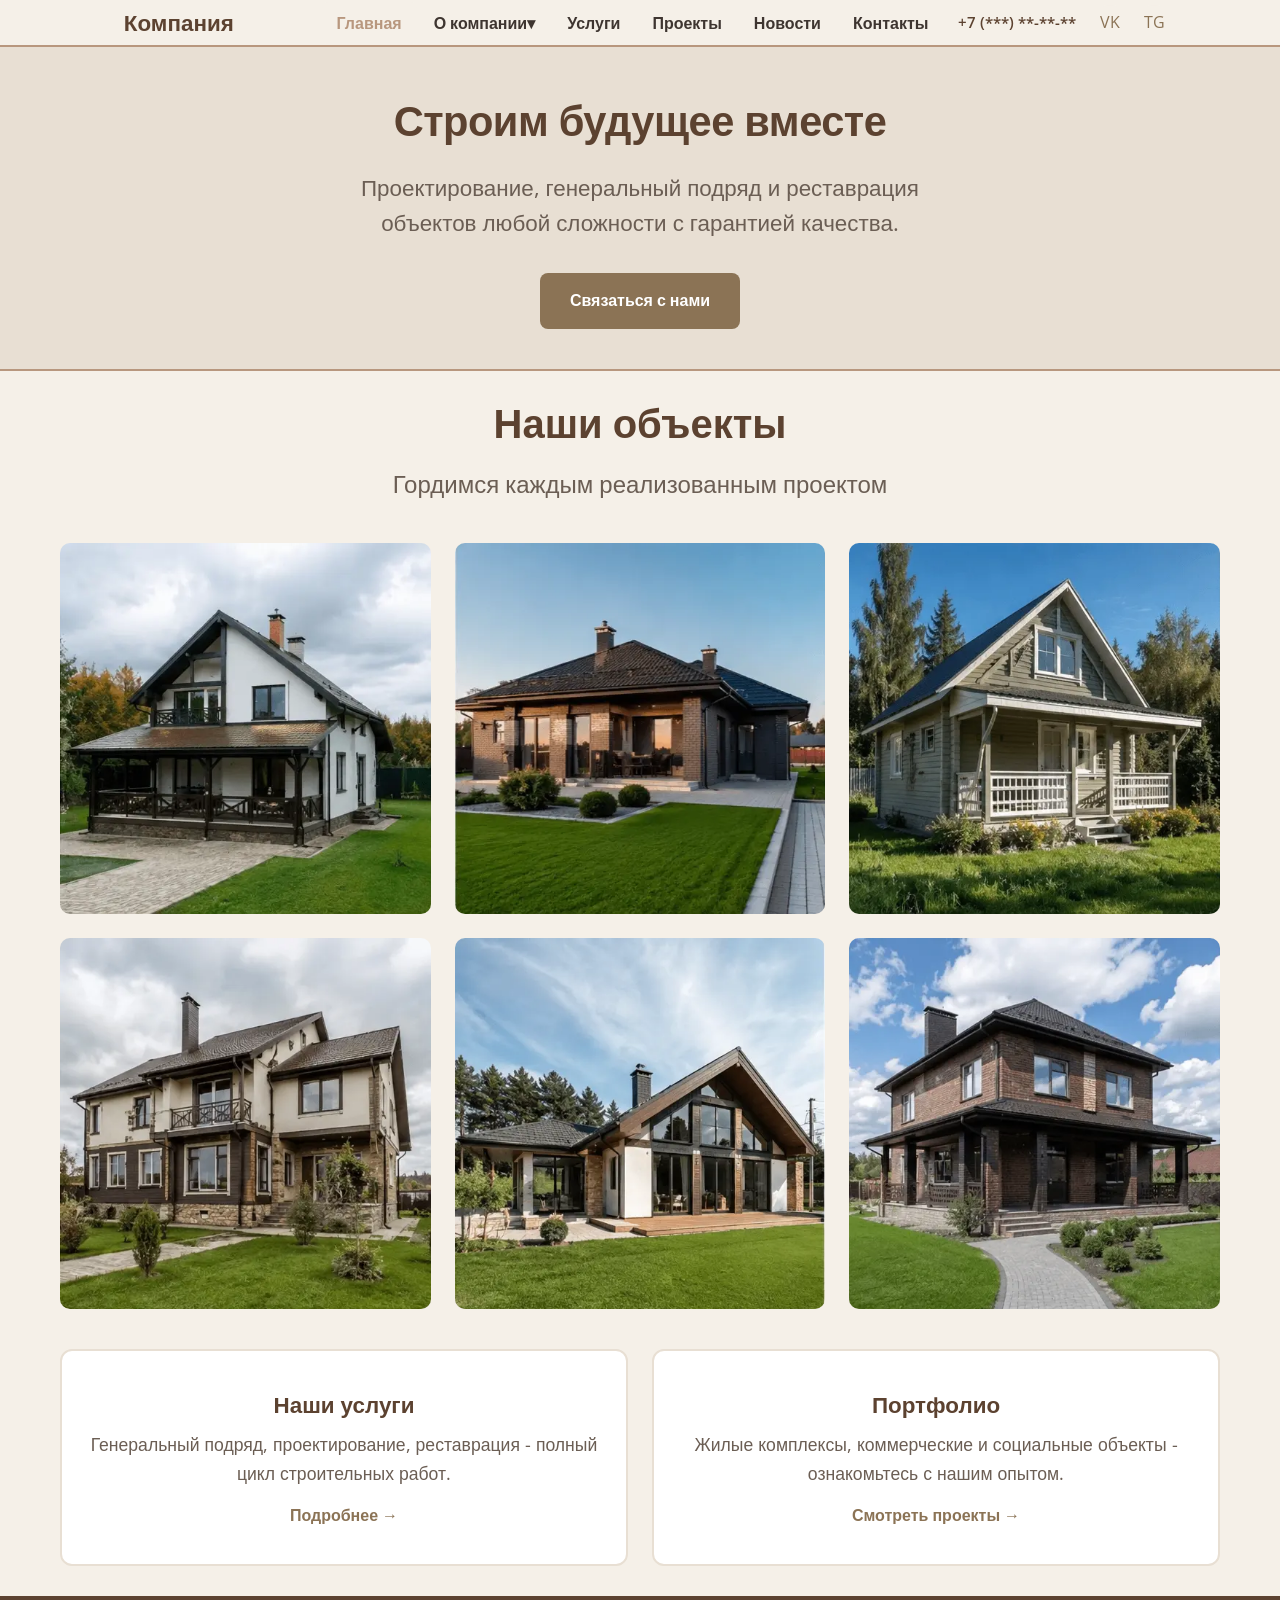
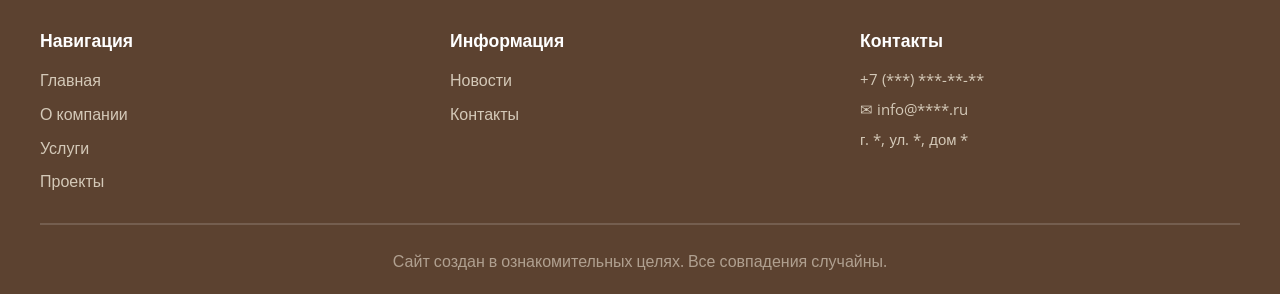
<file: index.html>
<!DOCTYPE html>
<html lang="ru">
<head>
    <meta charset="UTF-8">
    <meta name="viewport" content="width=device-width, initial-scale=1.0">
    <title>Главная страница</title>
    <link rel="icon" href="img/favicon.ico" type="image/png">
    <link rel="stylesheet" href="css/variables.css">
    <link rel="stylesheet" href="css/global.css">
    <link rel="stylesheet" href="css/main.css">
</head>
<body>
    <header class="header">
        <div class="header__inner">
            <a href="index.html" class="header__logo" aria-label="На главную">
                Компания
            </a>
            <button
                class="header__burger"
                aria-label="Открыть меню"
                aria-expanded="false"
                aria-controls="mobile-menu"
            >
                ☰
            </button>
            <nav class="nav" id="mobile-menu" aria-hidden="true">
                <ul class="nav__list">
                    <li class="nav__item"><a href="index.html" class="nav__link active">Главная</a></li>
                    <li class="nav__item">
                        <a href="about.html" class="nav__link">О компании <span class="nav__link__arrow">▾</span></a>
                        <ul class="nav__dropdown">
                            <li><a href="about.html#awards" class="nav__dropdown-link">Награды</a></li>
                            <li><a href="about.html#docs" class="nav__dropdown-link">Документация</a></li>
                        </ul>
                    </li>
                    <li class="nav__item"><a href="services.html" class="nav__link">Услуги</a></li>
                    <li class="nav__item"><a href="portfolio.html" class="nav__link">Проекты</a></li>
                    <li class="nav__item"><a href="news.html" class="nav__link">Новости</a></li>
                    <li class="nav__item nav__item__cont"><a href="contacts.html" class="nav__link">Контакты</a></li>
                </ul>
            </nav>
            <div class="header__contact">
                <span class="header__phone"> +7 (***) **-**-** </span>
                <div class="header__socials">
                    <a href="#" class="header__social-link" aria-label="ВКонтакте">VK</a>
                    <a href="#" class="header__social-link" aria-label="Telegram">TG</a>
                </div>
            </div>
        </div>
    </header>

    <main class="main" id="main-content">
        <section class="hero">
            <h1 class="hero__title">Строим будущее вместе</h1>
            <p class="hero__subtitle">
                Проектирование, генеральный подряд и реставрация объектов любой сложности с гарантией качества.
            </p>
            <a href="contacts.html" class="hero__btn">Связаться с нами</a>
        </section>

        <section class="section">
            <div class="container">
                <h2 class="section__title">Наши объекты</h2>
                <p class="section__subtitle">Гордимся каждым реализованным проектом</p>
                <div class="photo-grid">
                    <div class="photo-grid__item">
                        <img src="img/main/house1.webp"
                          alt="Построенный дом"
                          loading="lazy"
                          width="509"
                          height="509">
                    </div> 
                    <div class="photo-grid__item">
                        <img src="img/main/house2.webp"
                          alt="Построенный дом"
                          loading="lazy"
                          width="509"
                          height="509">
                    </div>
                    <div class="photo-grid__item">
                        <img src="img/main/house3.webp"
                          alt="Построенный дом"
                          loading="lazy"
                          width="509"
                          height="509">
                    </div>
                    <div class="photo-grid__item">
                        <img src="img/main/house4.webp"
                          alt="Построенный дом"
                          loading="lazy"
                          width="509"
                          height="509">
                    </div>
                    <div class="photo-grid__item">
                        <img src="img/main/house5.webp"
                          alt="Построенный дом"
                          loading="lazy"
                          width="509"
                          height="509">
                    </div>
                    <div class="photo-grid__item">
                        <img src="img/main/house6.webp"
                          alt="Построенный дом"
                          loading="lazy"
                          width="509"
                          height="509">
                    </div>
                </div>
            </div>
        </section>

        <section class="section">
            <div class="container">
                <div class="features">
                    <div class="feature-card">
                        <h3 class="feature-card__title">Наши услуги</h3>
                        <p class="feature-card__text">Генеральный подряд, проектирование, реставрация - полный цикл строительных работ.</p>
                        <a href="services.html" class="feature-card__link">Подробнее →</a>
                    </div>
                    <div class="feature-card">
                        <h3 class="feature-card__title">Портфолио</h3>
                        <p class="feature-card__text">Жилые комплексы, коммерческие и социальные объекты - ознакомьтесь с нашим опытом.</p>
                        <a href="portfolio.html" class="feature-card__link">Смотреть проекты →</a>
                    </div>
                </div>
            </div>
        </section>
    </main>

    <footer class="footer">
        <div class="footer__inner">
            <div>
                <h4 class="footer__title">Навигация</h4>
                <ul class="footer__nav-list">
                    <li><a href="index.html">Главная</a></li>
                    <li><a href="about.html">О компании</a></li>
                    <li><a href="services.html">Услуги</a></li>
                    <li><a href="portfolio.html">Проекты</a></li>
                </ul>
            </div>
            <div>
                <h4 class="footer__title">Информация</h4>
                <ul class="footer__nav-list">
                    <li><a href="news.html">Новости</a></li>
                    <li><a href="contacts.html">Контакты</a></li>
                </ul>
            </div>
            <div>
                <h4 class="footer__title">Контакты</h4>
                <p class="footer__contact-item"> +7 (***) ***-**-**</p>
                <p class="footer__contact-item">✉ info@****.ru</p>
                <p class="footer__contact-item"> г. *, ул. *, дом *</p>
            </div>
        </div>
        <div class="footer__bottom">
            Сайт создан в ознакомительных целях. Все совпадения случайны.
        </div>
    </footer>

    <script src="js/main.js"></script>
</body>
</html>
</file>
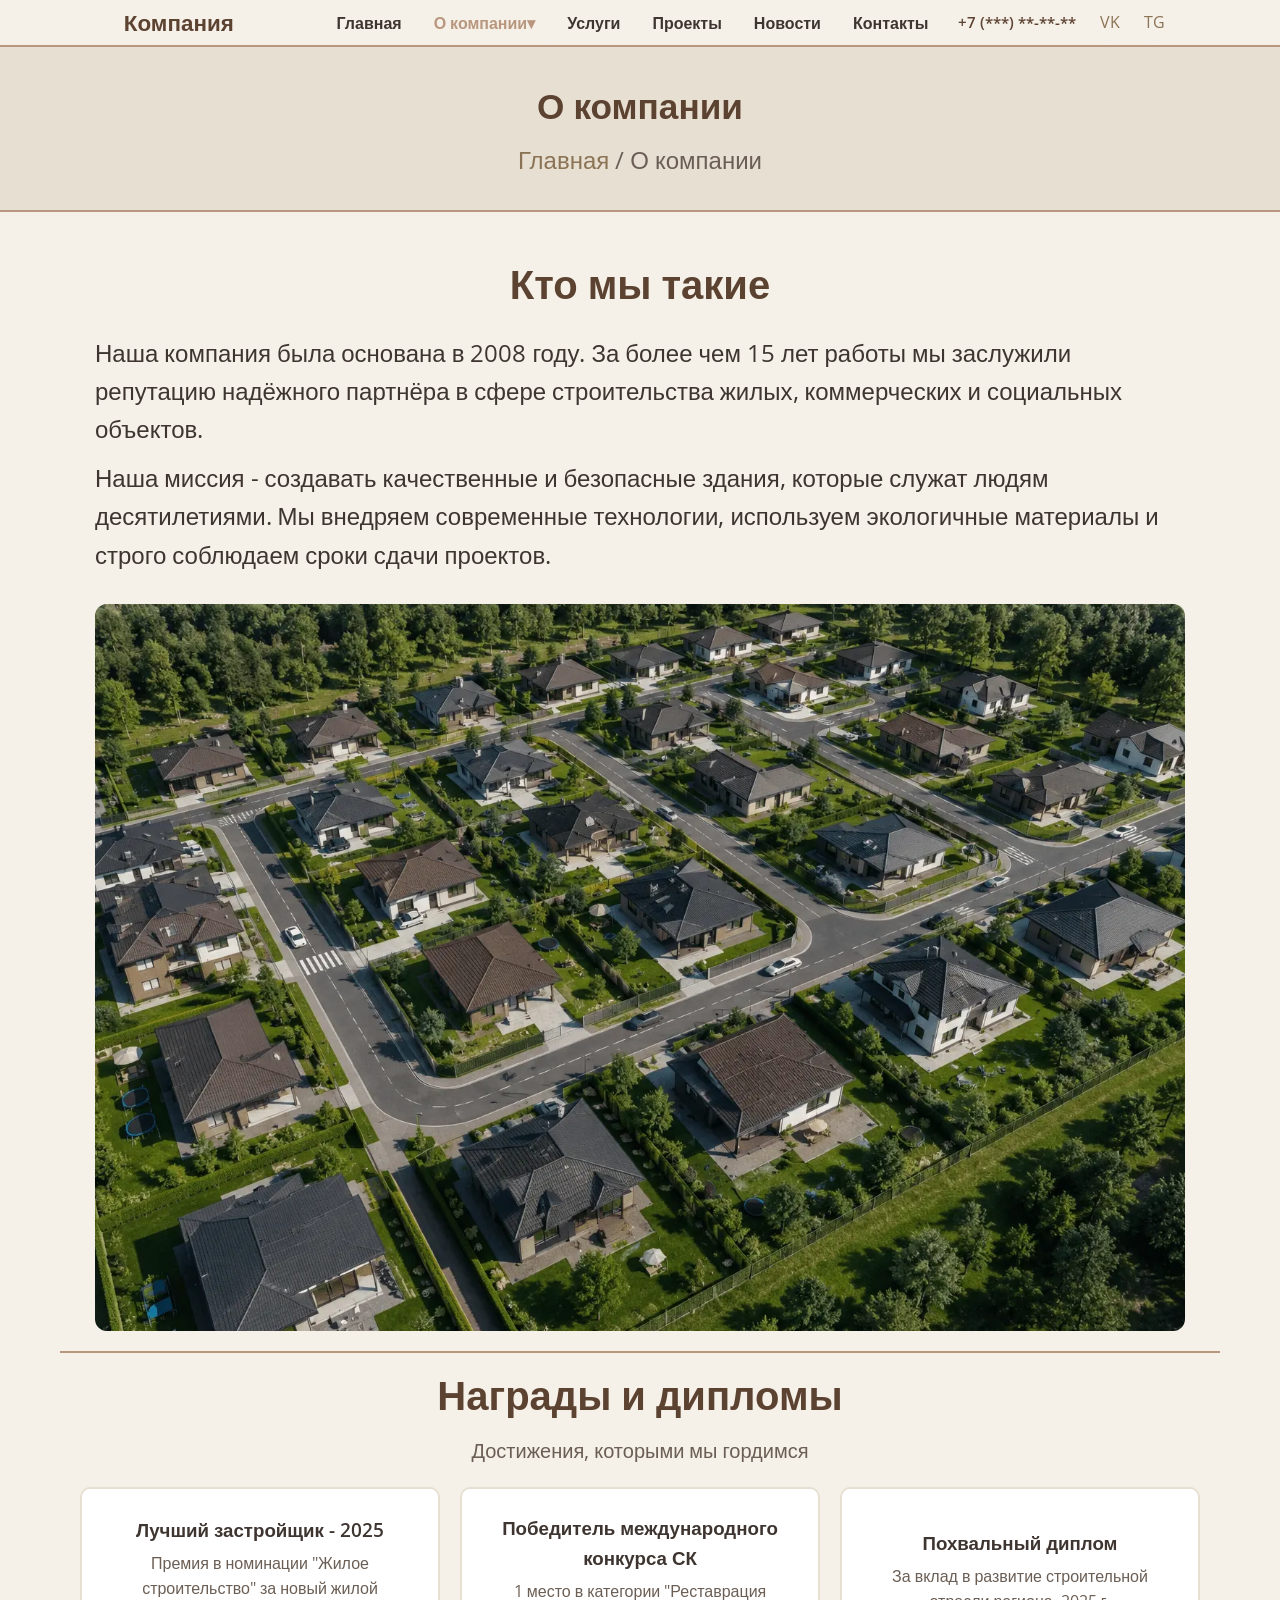
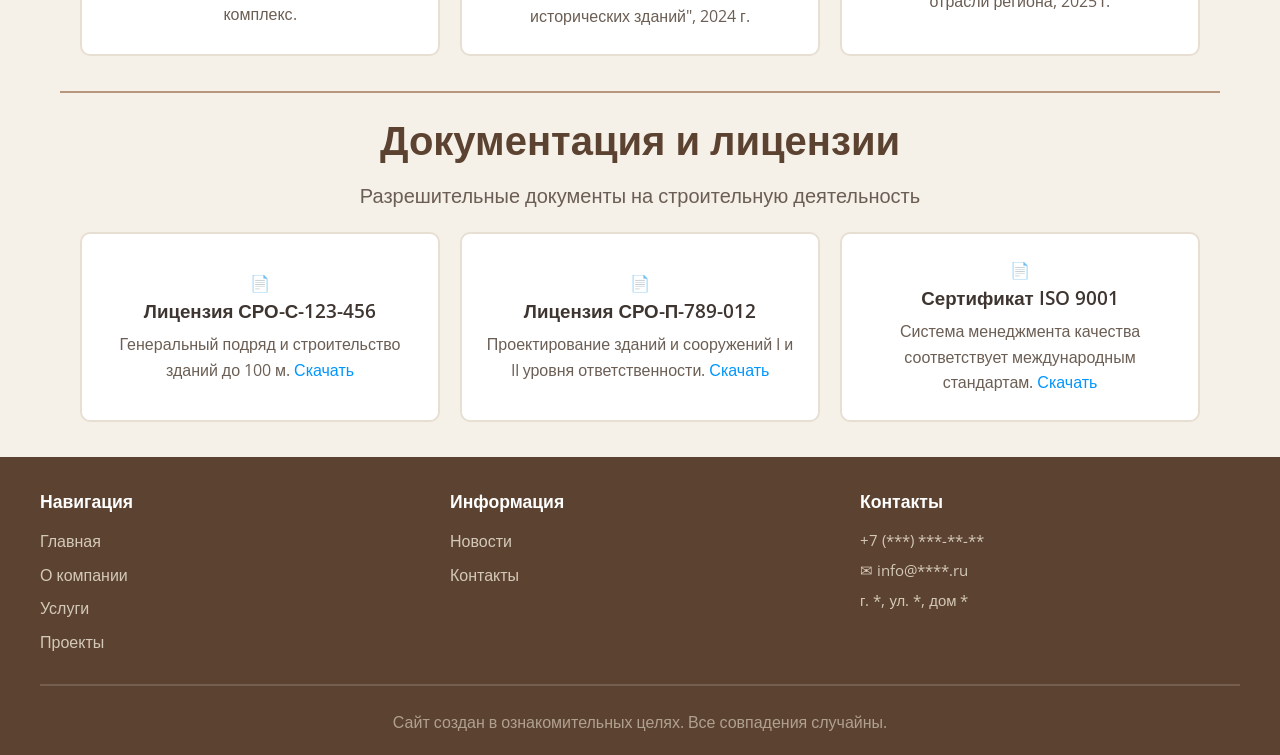
<file: about.html>
<!DOCTYPE html>
<html lang="ru">
<head>
    <meta charset="UTF-8">
    <meta name="viewport" content="width=device-width, initial-scale=1.0">
    <title>О нас</title>
    <link rel="icon" href="img/favicon.ico" type="image/png">
    <link rel="stylesheet" href="css/variables.css">
    <link rel="stylesheet" href="css/global.css">
    <link rel="stylesheet" href="css/about.css">
</head>
<body>
    <header class="header">
        <div class="header__inner">
            <a href="index.html" class="header__logo" aria-label="На главную">
                Компания
            </a>
            <button class="header__burger" aria-label="Меню" aria-expanded="false">☰</button>
            <nav class="nav">
                <ul class="nav__list">
                    <li class="nav__item"><a href="index.html" class="nav__link">Главная</a></li>
                    <li class="nav__item">
                        <a href="about.html" class="nav__link active">О компании <span class="nav__link__arrow">▾</span></a>
                        <ul class="nav__dropdown">
                            <li><a href="about.html#awards" class="nav__dropdown-link">Награды</a></li>
                            <li><a href="about.html#docs" class="nav__dropdown-link">Документация</a></li>
                        </ul>
                    </li>
                    <li class="nav__item"><a href="services.html" class="nav__link">Услуги</a></li>
                    <li class="nav__item"><a href="portfolio.html" class="nav__link">Проекты</a></li>
                    <li class="nav__item"><a href="news.html" class="nav__link">Новости</a></li>
                    <li class="nav__item nav__item__cont"><a href="contacts.html" class="nav__link">Контакты</a></li>
                </ul>
            </nav>
            <div class="header__contact">
                <span class="header__phone"> +7 (***) **-**-** </span>
                <div class="header__socials">
                    <a href="#" class="header__social-link" aria-label="ВКонтакте">VK</a>
                    <a href="#" class="header__social-link" aria-label="Telegram">TG</a>
                </div>
            </div>
        </div>
    </header>

    <main class="main" id="main-content">
        <section class="page-header" aria-labelledby="page-title">
            <h1 id="page-title" class="page-header__title">О компании</h1>
            <nav aria-label="Хлебные крошки" class="breadcrumbs">
                <a href="index.html">Главная</a> / О компании
            </nav>
        </section>

        <section class="section">
            <div class="container">
                <div class="about-content">
                    <div class="about-content__text">
                        <h2 class="section__title">Кто мы такие</h2>
                        <p>
                            Наша компания была основана в 2008 году. За более чем 15 лет работы мы заслужили репутацию надёжного партнёра в сфере строительства жилых, коммерческих и социальных объектов.
                        </p>
                        <p>
                            Наша миссия - создавать качественные и безопасные здания, которые служат людям десятилетиями. Мы внедряем современные технологии, используем экологичные материалы и строго соблюдаем сроки сдачи проектов.
                        </p>
                    </div>
                    <div class="about-content__image">
                        <img src="img/about/photo-about.webp"
                          alt="Один из жилых комплексов компании"
                          loading="lazy"
                          width="912"
                          height="608">
                    </div>
                </div>
            </div>
        </section>

        <section class="section" id="awards">
            <div class="container">
                <h2 class="section__title">Награды и дипломы</h2>
                <p class="section__subtitle">Достижения, которыми мы гордимся</p>
                <div class="awards-grid">
                    <div class="award-card">
                        <h3 class="award-card__title">Лучший застройщик - 2025</h3>
                        <p class="award-card__desc">Премия в номинации "Жилое строительство" за новый жилой комплекс.</p>
                    </div>
                    <div class="award-card">
                        <h3 class="award-card__title">Победитель международного конкурса СК</h3>
                        <p class="award-card__desc">1 место в категории "Реставрация исторических зданий", 2024 г.</p>
                    </div>
                    <div class="award-card">
                        <h3 class="award-card__title">Похвальный диплом</h3>
                        <p class="award-card__desc">За вклад в развитие строительной отрасли региона, 2025 г.</p>
                    </div>
                </div>
            </div>
        </section>

        <section class="section" id="docs">
            <div class="container">
                <h2 class="section__title">Документация и лицензии</h2>
                <p class="section__subtitle">Разрешительные документы на строительную деятельность</p>
                <div class="docs-grid">
                    <div class="doc-card">
                        <div class="doc-card__icon">📄</div>
                        <h3 class="doc-card__title">Лицензия СРО-С-123-456</h3>
                        <p class="doc-card__desc">Генеральный подряд и строительство зданий до 100 м. 
                            <a href="download.html" class="doc-card-download" aria-label="Скачать лицензию СРО-С-123-456">Скачать</a>
                        </p>
                    </div>
                    <div class="doc-card">
                        <div class="doc-card__icon">📄</div>
                        <h3 class="doc-card__title">Лицензия СРО-П-789-012</h3>
                        <p class="doc-card__desc">Проектирование зданий и сооружений I и II уровня ответственности. 
                            <a href="download.html" class="doc-card-download" aria-label="Скачать лицензию СРО-П-789-012">Скачать</a>
                        </p>
                    </div>
                    <div class="doc-card">
                        <div class="doc-card__icon">📄</div>
                        <h3 class="doc-card__title">Сертификат ISO 9001</h3>
                        <p class="doc-card__desc">Система менеджмента качества соответствует международным стандартам. 
                            <a href="download.html" class="doc-card-download" aria-label="Скачать сертификат ISO 9001">Скачать</a>
                        </p>
                    </div>
                </div>
            </div>
        </section>
    </main>

    <footer class="footer">
        <div class="footer__inner">
            <div>
                <h4 class="footer__title">Навигация</h4>
                <ul class="footer__nav-list">
                    <li><a href="index.html">Главная</a></li>
                    <li><a href="about.html">О компании</a></li>
                    <li><a href="services.html">Услуги</a></li>
                    <li><a href="portfolio.html">Проекты</a></li>
                </ul>
            </div>
            <div>
                <h4 class="footer__title">Информация</h4>
                <ul class="footer__nav-list">
                    <li><a href="news.html">Новости</a></li>
                    <li><a href="contacts.html">Контакты</a></li>
                </ul>
            </div>
            <div>
                <h4 class="footer__title">Контакты</h4>
                <p class="footer__contact-item"> +7 (***) ***-**-**</p>
                <p class="footer__contact-item">✉ info@****.ru</p>
                <p class="footer__contact-item"> г. *, ул. *, дом *</p>
            </div>
        </div>
        <div class="footer__bottom">
            Сайт создан в ознакомительных целях. Все совпадения случайны.
        </div>
    </footer>

    <script src="js/main.js"></script>
</body>
</html>
</file>
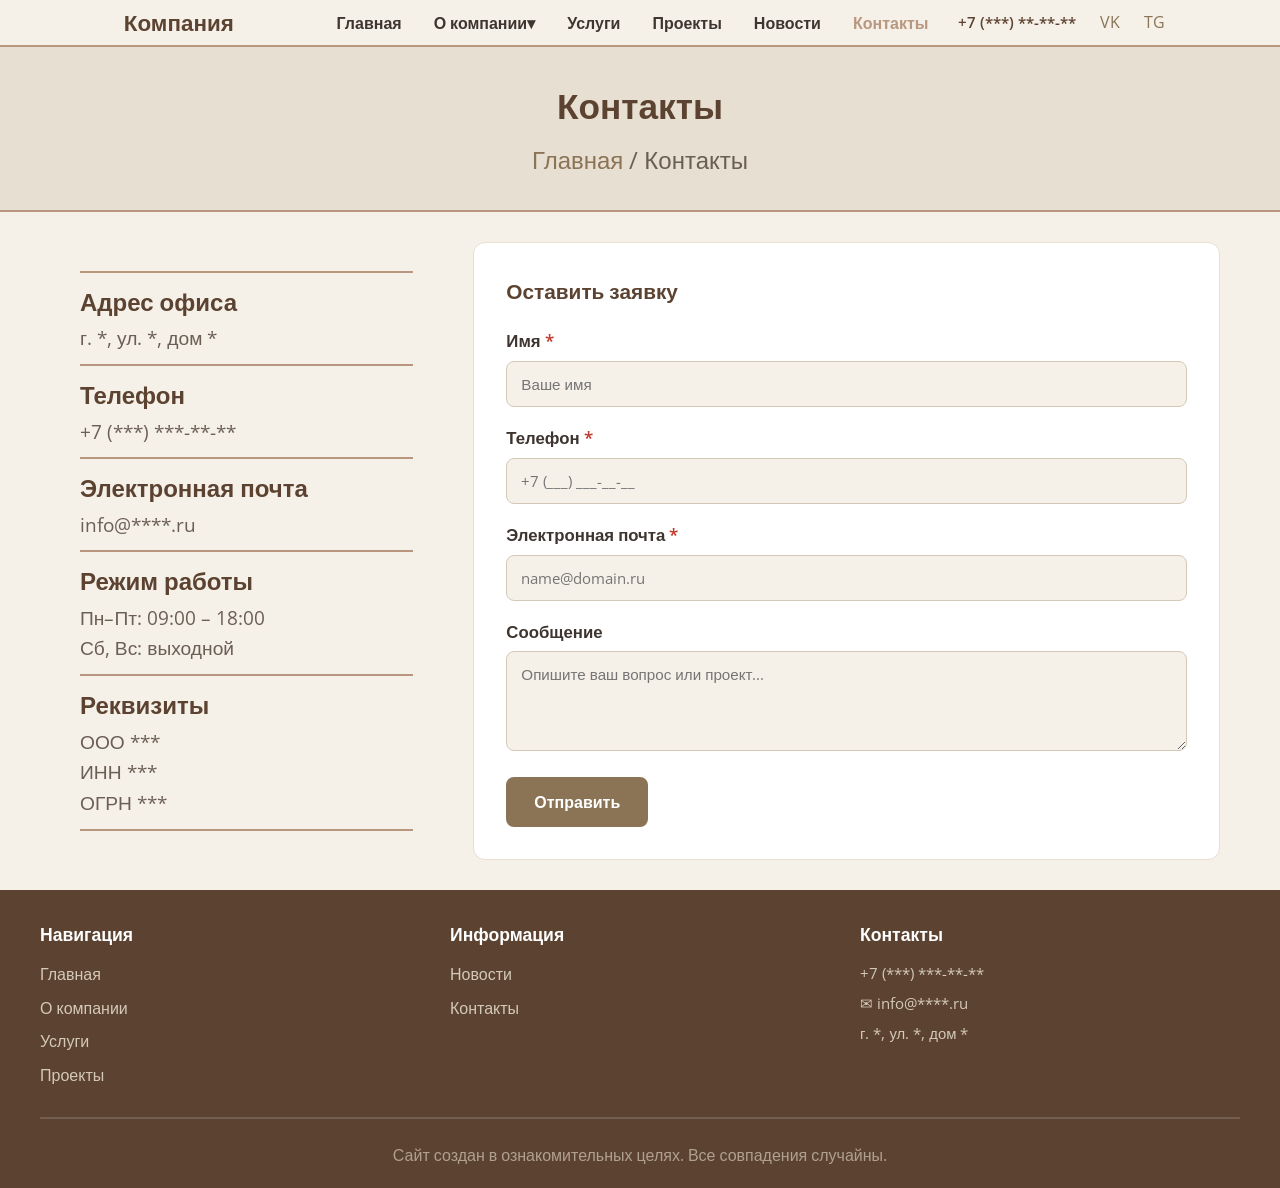
<file: contacts.html>
<!DOCTYPE html>
<html lang="ru">
<head>
    <meta charset="UTF-8">
    <meta name="viewport" content="width=device-width, initial-scale=1.0">
    <title>Контакты</title>
    <link rel="icon" href="img/favicon.ico" type="image/png">
    <link rel="stylesheet" href="css/variables.css">
    <link rel="stylesheet" href="css/global.css">
    <link rel="stylesheet" href="css/contacts.css">          
</head>
<body> 
    <header class="header">
        <div class="header__inner">
            <a href="index.html" class="header__logo" aria-label="На главную">
                Компания
            </a>
            <button class="header__burger" aria-label="Меню" aria-expanded="false">☰</button>
            <nav class="nav">
                <ul class="nav__list">
                    <li class="nav__item"><a href="index.html" class="nav__link">Главная</a></li>
                    <li class="nav__item">
                        <a href="about.html" class="nav__link">О компании <span class="nav__link__arrow">▾</span></a>
                        <ul class="nav__dropdown">
                            <li><a href="about.html#awards" class="nav__dropdown-link">Награды</a></li>
                            <li><a href="about.html#docs" class="nav__dropdown-link">Документация</a></li>
                        </ul>
                    </li>
                    <li class="nav__item"><a href="services.html" class="nav__link">Услуги</a></li>
                    <li class="nav__item"><a href="portfolio.html" class="nav__link">Проекты</a></li>
                    <li class="nav__item"><a href="news.html" class="nav__link">Новости</a></li>
                    <li class="nav__item nav__item__cont"><a href="contacts.html" class="nav__link active">Контакты</a></li>
                </ul>
            </nav>
            <div class="header__contact">
                <span class="header__phone"> +7 (***) **-**-** </span>
                <div class="header__socials">
                    <a href="#" class="header__social-link" aria-label="ВКонтакте">VK</a>
                    <a href="#" class="header__social-link" aria-label="Telegram">TG</a>
                </div>
            </div>
        </div>
    </header>

    <main class="main" id="main-content">
        <section class="page-header" aria-labelledby="page-title">
            <h1 id="page-title" class="page-header__title">Контакты</h1>
            <nav aria-label="Хлебные крошки" class="breadcrumbs">
                <a href="index.html">Главная</a> / Контакты
            </nav>
        </section>

        <section class="section">
            <div class="container">
                <div class="contacts">
                    <div class="contacts-info">
                        <div class="contacts-info__item">
                            <div>
                                <div class="contacts-info__label">Адрес офиса</div>
                                <div class="contacts-info__value">г. *, ул. *, дом *</div>
                            </div>
                        </div>
                        <div class="contacts-info__item">
                            <div>
                                <div class="contacts-info__label">Телефон</div>
                                <div class="contacts-info__value">+7 (***) ***-**-**</div>
                            </div>
                        </div>
                        <div class="contacts-info__item">
                            <div>
                                <div class="contacts-info__label">Электронная почта</div>
                                <div class="contacts-info__value">info@****.ru</div>
                            </div>
                        </div>
                        <div class="contacts-info__item">
                            <div>
                                <div class="contacts-info__label">Режим работы</div>
                                <div class="contacts-info__value">Пн–Пт: 09:00 – 18:00<br>Сб, Вс: выходной</div>
                            </div>
                        </div>
                        <div class="contacts-info__item">
                            <div>
                                <div class="contacts-info__label">Реквизиты</div>
                                <div class="contacts-info__value">
                                    ООО ***<br>
                                    ИНН ***<br>
                                    ОГРН ***
                                </div>
                            </div>
                        </div>
                    </div>

                    <div class="contacts-form">
                        <form class="form" id="contact-form" novalidate>
                            <h2 class="form__title">Оставить заявку</h2>
                            <div class="form__group">
                                <label for="name" class="form__label form__label--required">Имя</label>
                                <input
                                    type="text"
                                    id="name"
                                    name="name"
                                    class="form__input"
                                    placeholder="Ваше имя"
                                    aria-describedby="name-error"
                                    required
                                >
                                <span id="name-error" class="form__error-msg"></span>
                            </div>
                            <div class="form__group">
                                <label for="phone" class="form__label form__label--required">Телефон</label>
                                <input
                                    type="tel"
                                    id="phone"
                                    name="phone"
                                    class="form__input"
                                    placeholder="+7 (___) ___-__-__"
                                    aria-describedby="name-error"
                                    required
                                >
                                <span id="name-error" class="form__error-msg"></span>
                            </div>
                            <div class="form__group">
                                <label for="email" class="form__label form__label--required">Электронная почта</label>
                                <input
                                    type="email"
                                    id="email"
                                    name="email"
                                    class="form__input"
                                    placeholder="name@domain.ru"
                                    aria-describedby="name-error"
                                    required
                                >
                                <span id="name-error" class="form__error-msg"></span>
                            </div>
                            <div class="form__group">
                                <label for="message" class="form__label">Сообщение</label>
                                <textarea
                                    id="message"
                                    name="message"
                                    class="form__textarea"
                                    placeholder="Опишите ваш вопрос или проект..."
                                ></textarea>
                            </div>
                            <button type="submit" class="form__btn">Отправить</button>
                            <div class="form__success" aria-live="polite">
                                Ваша заявка успешно отправлена! Мы свяжемся с вами в ближайшее время.
                            </div>
                        </form>
                    </div>
                </div>
            </div>
        </section>
    </main>

    <footer class="footer">
        <div class="footer__inner">
            <div>
                <h4 class="footer__title">Навигация</h4>
                <ul class="footer__nav-list">
                    <li><a href="main.html">Главная</a></li>
                    <li><a href="about.html">О компании</a></li>
                    <li><a href="services.html">Услуги</a></li>
                    <li><a href="portfolio.html">Проекты</a></li>
                </ul>
            </div>
            <div>
                <h4 class="footer__title">Информация</h4>
                <ul class="footer__nav-list">
                    <li><a href="news.html">Новости</a></li>
                    <li><a href="contacts.html">Контакты</a></li>
                </ul>
            </div>
            <div>
                <h4 class="footer__title">Контакты</h4>
                <p class="footer__contact-item"> +7 (***) ***-**-**</p>
                <p class="footer__contact-item">✉ info@****.ru</p>
                <p class="footer__contact-item"> г. *, ул. *, дом *</p>
            </div>
        </div>
        <div class="footer__bottom">
            Сайт создан в ознакомительных целях. Все совпадения случайны.
        </div>
    </footer>

    <script src="js/main.js"></script>
    <script src="js/form.js"></script>
</body>
</html>
</file>
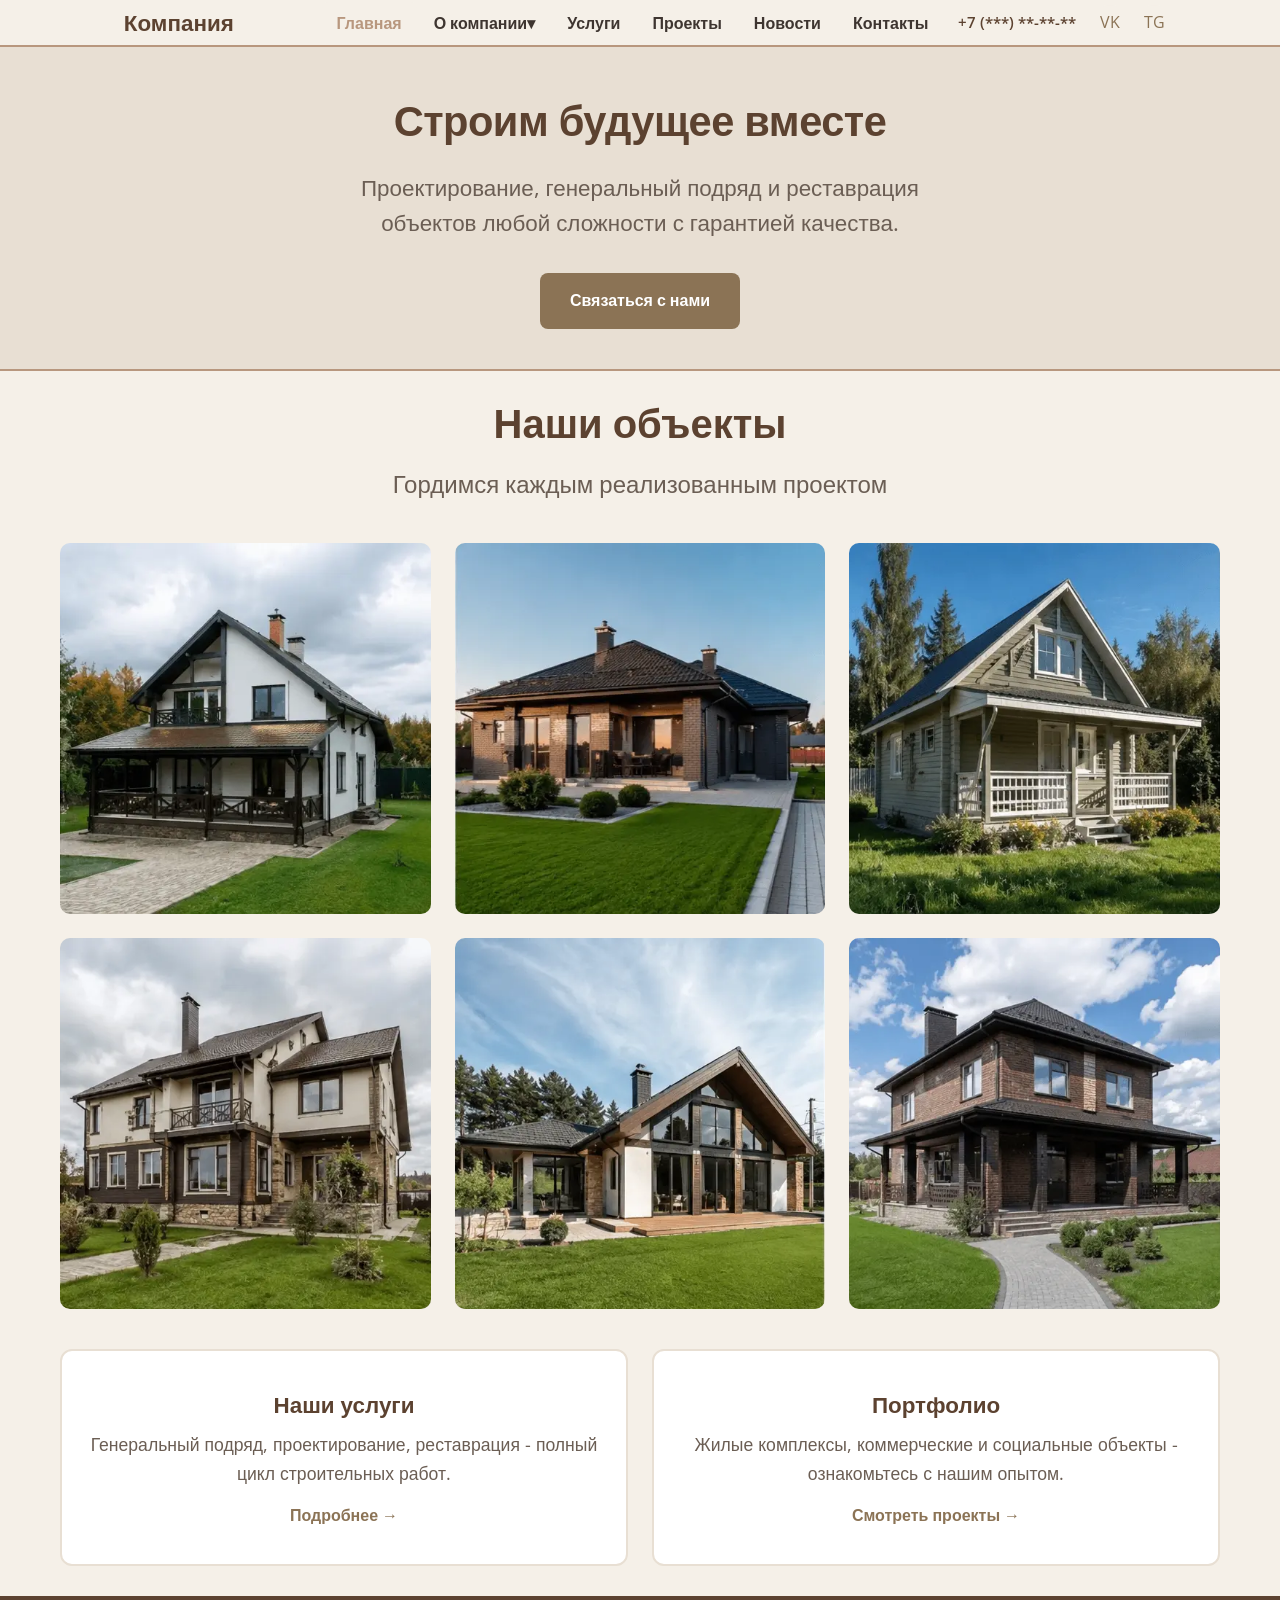
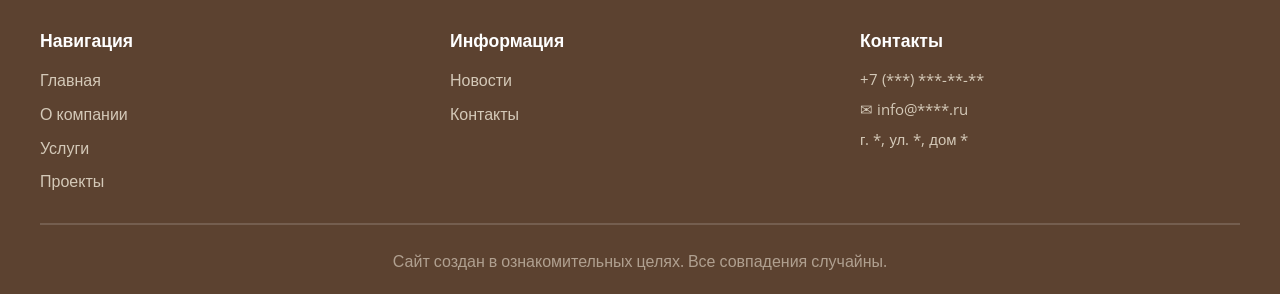
<file: main.html>
<!DOCTYPE html>
<html lang="ru">
<head>
    <meta charset="UTF-8">
    <meta name="viewport" content="width=device-width, initial-scale=1.0">
    <title>Главная страница</title>
    <link rel="icon" href="img/favicon.ico" type="image/png">
    <link rel="stylesheet" href="css/variables.css">
    <link rel="stylesheet" href="css/global.css">
    <link rel="stylesheet" href="css/main.css">
</head>
<body>
    <header class="header">
        <div class="header__inner">
            <a href="main.html" class="header__logo" aria-label="На главную">
                Компания
            </a>
            <button
                class="header__burger"
                aria-label="Открыть меню"
                aria-expanded="false"
                aria-controls="mobile-menu"
            >
                ☰
            </button>
            <nav class="nav" id="mobile-menu" aria-hidden="true">
                <ul class="nav__list">
                    <li class="nav__item"><a href="main.html" class="nav__link active">Главная</a></li>
                    <li class="nav__item">
                        <a href="about.html" class="nav__link">О компании <span class="nav__link__arrow">▾</span></a>
                        <ul class="nav__dropdown">
                            <li><a href="about.html#awards" class="nav__dropdown-link">Награды</a></li>
                            <li><a href="about.html#docs" class="nav__dropdown-link">Документация</a></li>
                        </ul>
                    </li>
                    <li class="nav__item"><a href="services.html" class="nav__link">Услуги</a></li>
                    <li class="nav__item"><a href="portfolio.html" class="nav__link">Проекты</a></li>
                    <li class="nav__item"><a href="news.html" class="nav__link">Новости</a></li>
                    <li class="nav__item nav__item__cont"><a href="contacts.html" class="nav__link">Контакты</a></li>
                </ul>
            </nav>
            <div class="header__contact">
                <span class="header__phone"> +7 (***) **-**-** </span>
                <div class="header__socials">
                    <a href="#" class="header__social-link" aria-label="ВКонтакте">VK</a>
                    <a href="#" class="header__social-link" aria-label="Telegram">TG</a>
                </div>
            </div>
        </div>
    </header>

    <main class="main" id="main-content">
        <section class="hero">
            <h1 class="hero__title">Строим будущее вместе</h1>
            <p class="hero__subtitle">
                Проектирование, генеральный подряд и реставрация объектов любой сложности с гарантией качества.
            </p>
            <a href="contacts.html" class="hero__btn">Связаться с нами</a>
        </section>

        <section class="section">
            <div class="container">
                <h2 class="section__title">Наши объекты</h2>
                <p class="section__subtitle">Гордимся каждым реализованным проектом</p>
                <div class="photo-grid">
                    <div class="photo-grid__item">
                        <img src="img/main/house1.webp"
                          alt="Построенный дом"
                          loading="lazy"
                          width="509"
                          height="509">
                    </div> 
                    <div class="photo-grid__item">
                        <img src="img/main/house2.webp"
                          alt="Построенный дом"
                          loading="lazy"
                          width="509"
                          height="509">
                    </div>
                    <div class="photo-grid__item">
                        <img src="img/main/house3.webp"
                          alt="Построенный дом"
                          loading="lazy"
                          width="509"
                          height="509">
                    </div>
                    <div class="photo-grid__item">
                        <img src="img/main/house4.webp"
                          alt="Построенный дом"
                          loading="lazy"
                          width="509"
                          height="509">
                    </div>
                    <div class="photo-grid__item">
                        <img src="img/main/house5.webp"
                          alt="Построенный дом"
                          loading="lazy"
                          width="509"
                          height="509">
                    </div>
                    <div class="photo-grid__item">
                        <img src="img/main/house6.webp"
                          alt="Построенный дом"
                          loading="lazy"
                          width="509"
                          height="509">
                    </div>
                </div>
            </div>
        </section>

        <section class="section">
            <div class="container">
                <div class="features">
                    <div class="feature-card">
                        <h3 class="feature-card__title">Наши услуги</h3>
                        <p class="feature-card__text">Генеральный подряд, проектирование, реставрация - полный цикл строительных работ.</p>
                        <a href="services.html" class="feature-card__link">Подробнее →</a>
                    </div>
                    <div class="feature-card">
                        <h3 class="feature-card__title">Портфолио</h3>
                        <p class="feature-card__text">Жилые комплексы, коммерческие и социальные объекты - ознакомьтесь с нашим опытом.</p>
                        <a href="portfolio.html" class="feature-card__link">Смотреть проекты →</a>
                    </div>
                </div>
            </div>
        </section>
    </main>

    <footer class="footer">
        <div class="footer__inner">
            <div>
                <h4 class="footer__title">Навигация</h4>
                <ul class="footer__nav-list">
                    <li><a href="main.html">Главная</a></li>
                    <li><a href="about.html">О компании</a></li>
                    <li><a href="services.html">Услуги</a></li>
                    <li><a href="portfolio.html">Проекты</a></li>
                </ul>
            </div>
            <div>
                <h4 class="footer__title">Информация</h4>
                <ul class="footer__nav-list">
                    <li><a href="news.html">Новости</a></li>
                    <li><a href="contacts.html">Контакты</a></li>
                </ul>
            </div>
            <div>
                <h4 class="footer__title">Контакты</h4>
                <p class="footer__contact-item"> +7 (***) ***-**-**</p>
                <p class="footer__contact-item">✉ info@****.ru</p>
                <p class="footer__contact-item"> г. *, ул. *, дом *</p>
            </div>
        </div>
        <div class="footer__bottom">
            Сайт создан в ознакомительных целях. Все совпадения случайны.
        </div>
    </footer>

    <script src="js/main.js"></script>
</body>
</html>
</file>
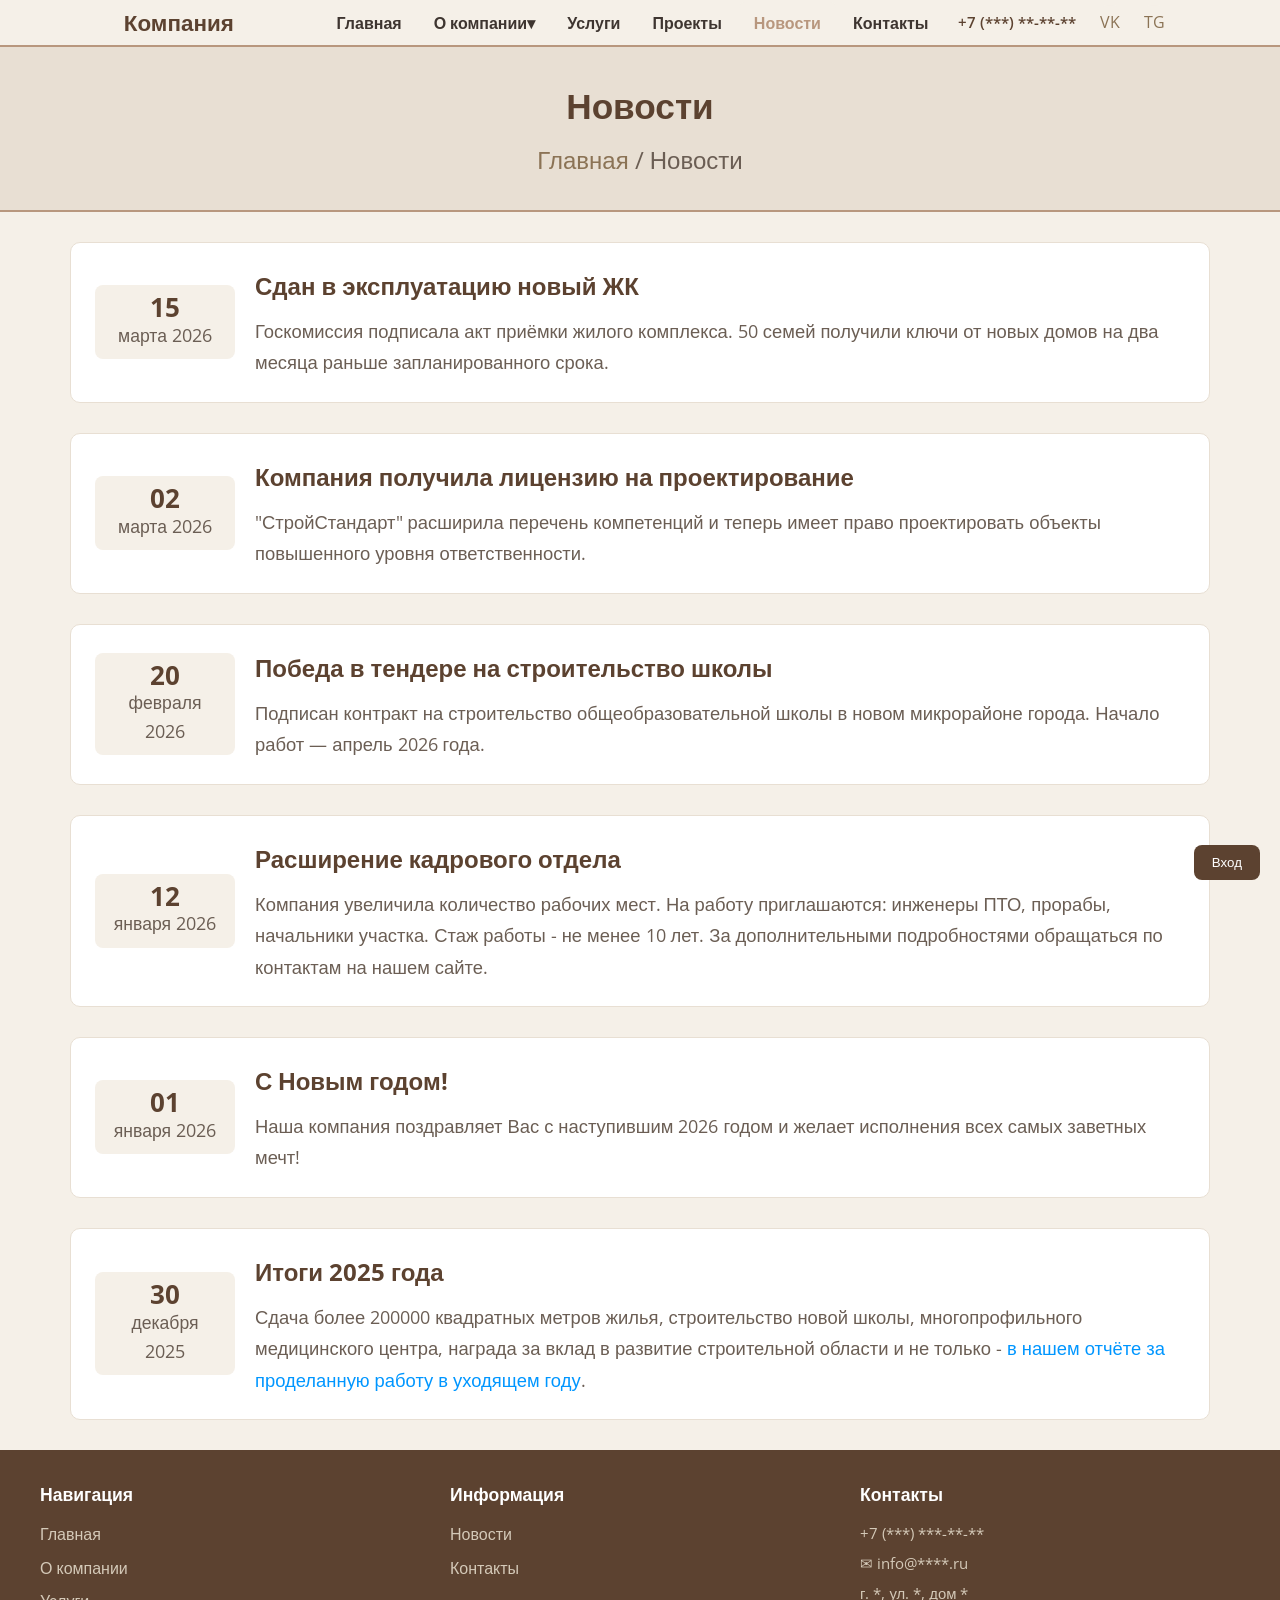
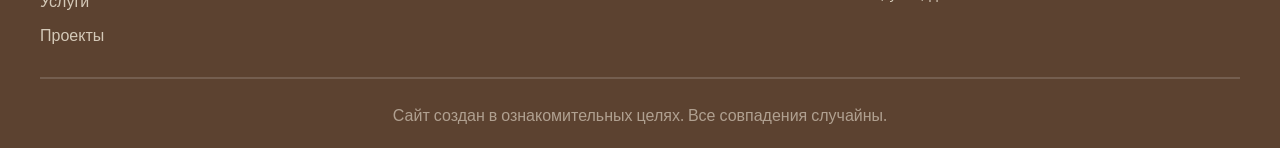
<file: news.html>
<!DOCTYPE html>
<html lang="ru">
<head>
    <meta charset="UTF-8">
    <meta name="viewport" content="width=device-width, initial-scale=1.0">
    <title>Новости</title>
    <link rel="icon" href="img/favicon.ico" type="image/png">
    <link rel="stylesheet" href="css/variables.css">
    <link rel="stylesheet" href="css/global.css">
    <link rel="stylesheet" href="css/news.css">
</head>
<body>
    <header class="header">
        <div class="header__inner">
            <a href="index.html" class="header__logo" aria-label="На главную">
                Компания
            </a>
            <button class="header__burger" aria-label="Меню" aria-expanded="false">☰</button>
            <nav class="nav">
                <ul class="nav__list">
                    <li class="nav__item"><a href="index.html" class="nav__link">Главная</a></li>
                    <li class="nav__item">
                        <a href="about.html" class="nav__link">О компании <span class="nav__link__arrow">▾</span></a>
                        <ul class="nav__dropdown">
                            <li><a href="about.html#awards" class="nav__dropdown-link">Награды</a></li>
                            <li><a href="about.html#docs" class="nav__dropdown-link">Документация</a></li>
                        </ul>
                    </li>
                    <li class="nav__item"><a href="services.html" class="nav__link">Услуги</a></li>
                    <li class="nav__item"><a href="portfolio.html" class="nav__link">Проекты</a></li>
                    <li class="nav__item"><a href="news.html" class="nav__link active">Новости</a></li>
                    <li class="nav__item nav__item__cont"><a href="contacts.html" class="nav__link">Контакты</a></li>
                </ul>
            </nav>
            <div class="header__contact">
                <span class="header__phone"> +7 (***) **-**-** </span>
                <div class="header__socials">
                    <a href="#" class="header__social-link" aria-label="ВКонтакте">VK</a>
                    <a href="#" class="header__social-link" aria-label="Telegram">TG</a>
                </div>
            </div>

            <button class="admin-login-btn" id="adminLoginBtn" aria-hidden="true">
                Вход
            </button>
        </div>
    </header>

    <main class="main" id="main-content">
        <section class="page-header" aria-labelledby="page-title">
            <h1 id="page-title" class="page-header__title">Новости</h1>
            <nav aria-label="Хлебные крошки" class="breadcrumbs">
                <a href="index.html">Главная</a> / Новости
            </nav>
        </section>
    
    <!-- Окно авторизации -->
    <div class="admin-modal" id="adminModal" aria-hidden="true">
        <div class="admin-modal__content">
            <h2>Авторизация</h2>
            <button class="admin-modal__close">✕</button>
            <input type="text" id="loginInput" placeholder="Логин">
            <input type="password" id="passwordInput" placeholder="Пароль">

            <button id="loginSubmit">Войти</button>

            <p class="admin-error" id="adminError"></p>
        </div>
    </div>

    <!-- Панель администратора -->
    <section class="admin-panel" id="adminPanel" aria-hidden="true">
        <div class="container">
            <h2 class="admin-panel__title">Добавить новость</h2>
            <form id="newsForm" class="news-form">
                <input type="text" id="newsTitle" placeholder="Заголовок" required>
                <textarea
                    id="newsText"
                    placeholder="Текст новости"
                    required
                ></textarea>
                <button type="submit">
                    Добавить новость
                </button>
            </form>
        </div>
    </section> 

        <section class="section">
            <div class="container">
                <div class="news-list">
                    <article class="news-card">
                        <div class="news-card__date">
                            <span class="news-card__day">15</span>
                            <span class="news-card__month">марта 2026</span>
                        </div>
                        <button class="news-card__bin">🗑️</button>
                        <div class="news-card__content">
                            <h2 class="news-card__title">Сдан в эксплуатацию новый ЖК</h2>
                            <p class="news-card__text">
                                Госкомиссия подписала акт приёмки жилого комплекса. 50 семей получили ключи от новых домов на два месяца раньше 
                                запланированного срока.
                            </p>
                        </div>
                    </article>
                    <article class="news-card">
                        <div class="news-card__date">
                            <span class="news-card__day">02</span>
                            <span class="news-card__month">марта 2026</span>
                        </div>
                        <button class="news-card__bin">🗑️</button>
                        <div class="news-card__content">
                            <h2 class="news-card__title">Компания получила лицензию на проектирование</h2>
                            <p class="news-card__text">
                                "СтройСтандарт" расширила перечень компетенций и теперь имеет право проектировать объекты повышенного уровня
                                ответственности.
                            </p>
                        </div>
                    </article>
                    <article class="news-card">
                        <div class="news-card__date">
                            <span class="news-card__day">20</span>
                            <span class="news-card__month">февраля 2026</span>
                        </div>
                        <button class="news-card__bin">🗑️</button>
                        <div class="news-card__content">
                            <h2 class="news-card__title">Победа в тендере на строительство школы</h2>
                            <p class="news-card__text">
                                Подписан контракт на строительство общеобразовательной школы в новом микрорайоне города. Начало работ — апрель 2026 
                                года.
                            </p>
                        </div>
                    </article>
                    <article class="news-card">
                        <div class="news-card__date">
                            <span class="news-card__day">12</span>
                            <span class="news-card__month">января 2026</span>
                        </div>
                        <button class="news-card__bin">🗑️</button>
                        <div class="news-card__content">
                            <h2 class="news-card__title">Расширение кадрового отдела</h2>
                            <p class="news-card__text">
                                Компания увеличила количество рабочих мест. На работу приглашаются: инженеры ПТО, прорабы, начальники участка. Стаж 
                                работы - не менее 10 лет. За дополнительными подробностями обращаться по контактам на нашем сайте.
                            </p>
                        </div>
                    </article>
                    <article class="news-card">
                        <div class="news-card__date">
                            <span class="news-card__day">01</span>
                            <span class="news-card__month">января 2026</span>
                        </div>
                        <button class="news-card__bin">🗑️</button>
                        <div class="news-card__content">
                            <h2 class="news-card__title">С Новым годом!</h2>
                            <p class="news-card__text">
                                Наша компания поздравляет Вас с наступившим 2026 годом и желает исполнения всех самых заветных мечт!
                            </p>
                        </div>
                    </article>
                    <article class="news-card">
                        <div class="news-card__date">
                            <span class="news-card__day">30</span>
                            <span class="news-card__month">декабря 2025</span>
                        </div>
                        <button class="news-card__bin">🗑️</button>
                        <div class="news-card__content">
                            <h2 class="news-card__title">Итоги 2025 года</h2>
                            <p class="news-card__text">
                                Сдача более 200000 квадратных метров жилья, строительство новой школы, многопрофильного медицинского центра,
                                награда за вклад в развитие строительной области и не только - 
                                <a href="#" aria-label="Ссылка на отчёт по работе компании за 2025 год">в нашем отчёте за проделанную работу 
                                в уходящем году</a>.
                            </p>
                        </div>
                    </article>
                </div>
            </div>
        </section>
    </main>

    <footer class="footer">
        <div class="footer__inner">
            <div>
                <h4 class="footer__title">Навигация</h4>
                <ul class="footer__nav-list">
                    <li><a href="index.html">Главная</a></li>
                    <li><a href="about.html">О компании</a></li>
                    <li><a href="services.html">Услуги</a></li>
                    <li><a href="portfolio.html">Проекты</a></li>
                </ul>
            </div>
            <div>
                <h4 class="footer__title">Информация</h4>
                <ul class="footer__nav-list">
                    <li><a href="news.html">Новости</a></li>
                    <li><a href="contacts.html">Контакты</a></li>
                </ul>
            </div>
            <div>
                <h4 class="footer__title">Контакты</h4>
                <p class="footer__contact-item"> +7 (***) ***-**-**</p>
                <p class="footer__contact-item">✉ info@****.ru</p>
                <p class="footer__contact-item"> г. *, ул. *, дом *</p>
            </div>
        </div>
        <div class="footer__bottom">
            Сайт создан в ознакомительных целях. Все совпадения случайны.
        </div>
    </footer>

    <script src="js/main.js"></script>
    <script src="js/news.js"></script>
</body>
</html>
</file>
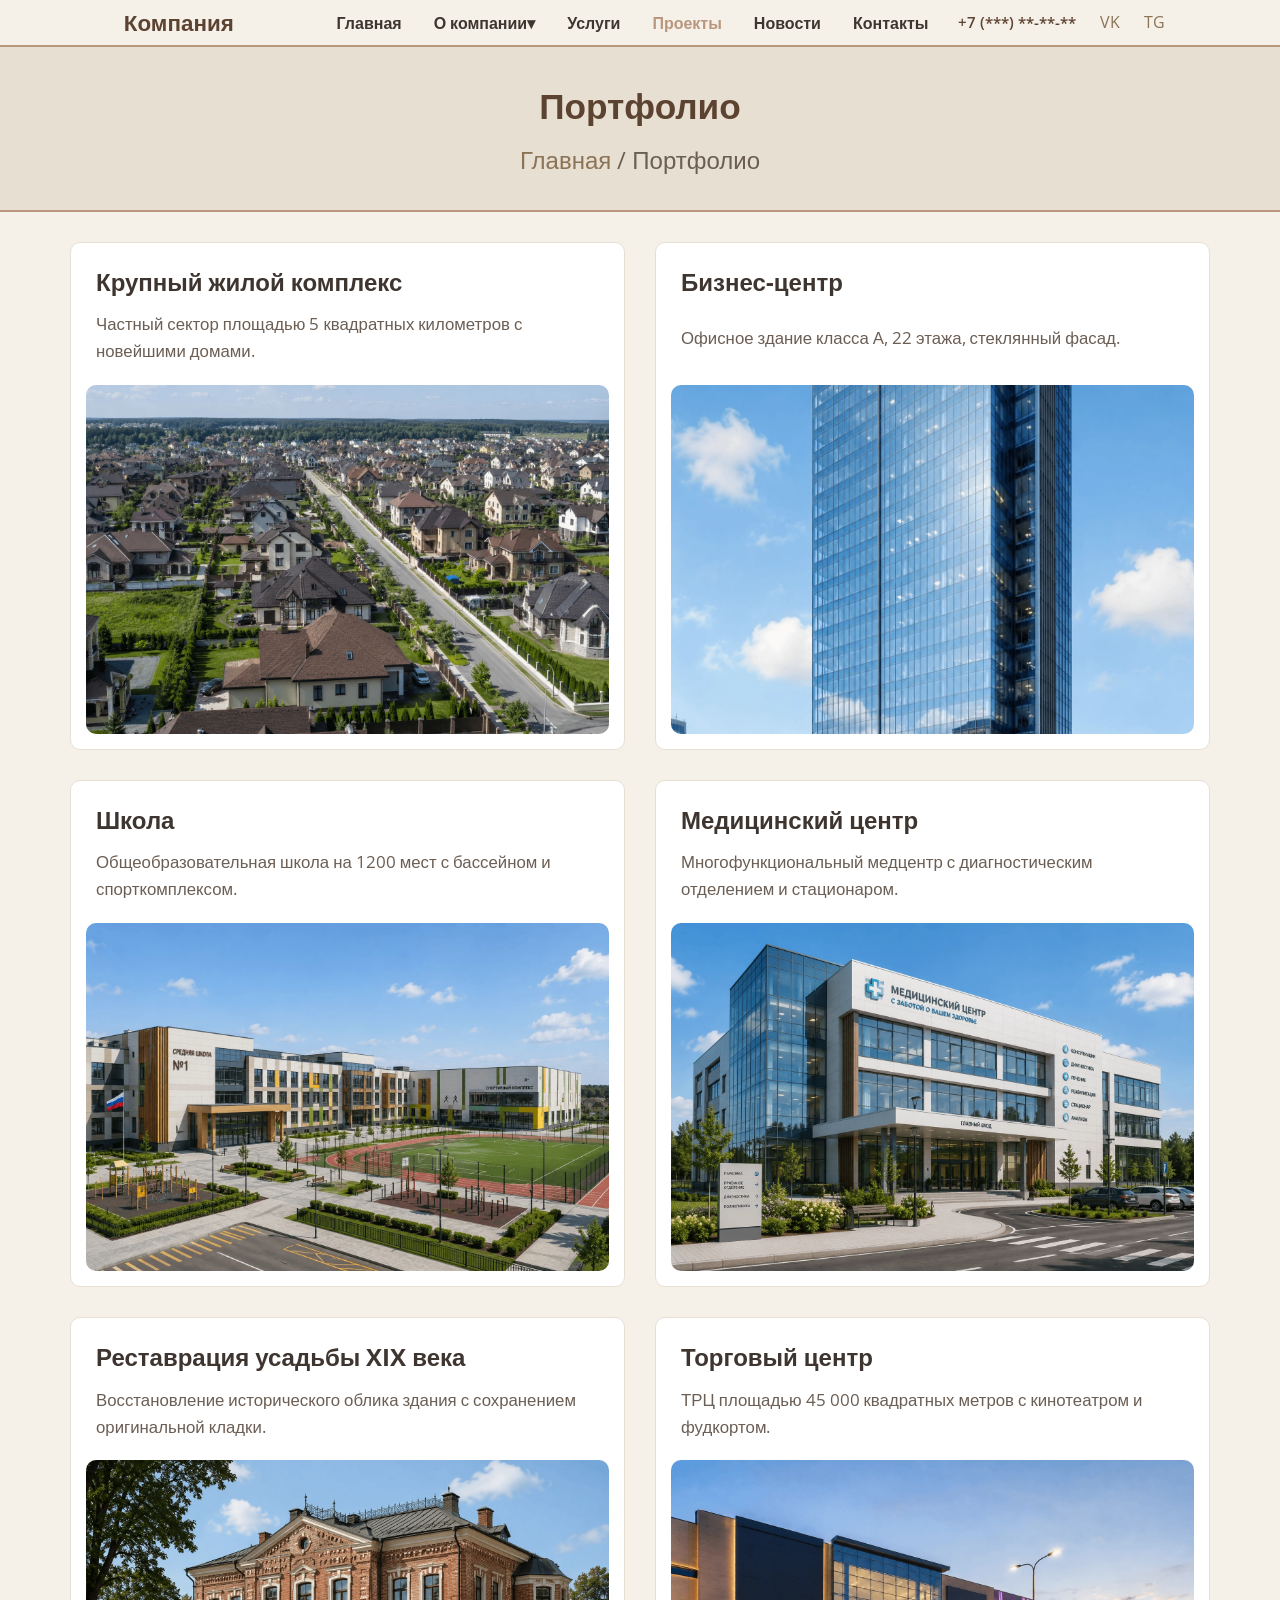
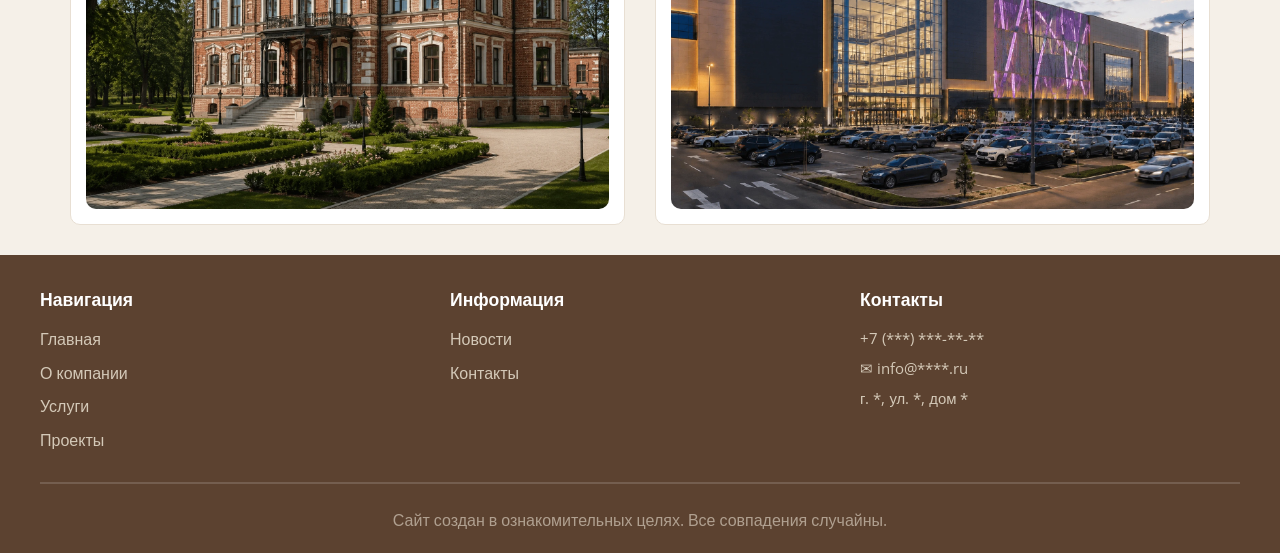
<file: portfolio.html>
<!DOCTYPE html>
<html lang="ru">
<head>
    <meta charset="UTF-8">
    <meta name="viewport" content="width=device-width, initial-scale=1.0">
    <title>Проекты</title>
    <link rel="icon" href="img/favicon.ico" type="image/png">
    <link rel="stylesheet" href="css/variables.css">
    <link rel="stylesheet" href="css/global.css">
    <link rel="stylesheet" href="css/portfolio.css">
</head>
<body>
    <header class="header">
        <div class="header__inner">
            <a href="index.html" class="header__logo" aria-label="На главную">
                Компания
            </a>
            <button class="header__burger" aria-label="Меню" aria-expanded="false">☰</button>
            <nav class="nav">
                <ul class="nav__list">
                    <li class="nav__item"><a href="index.html" class="nav__link">Главная</a></li>
                    <li class="nav__item">
                        <a href="about.html" class="nav__link">О компании <span class="nav__link__arrow">▾</span></a>
                        <ul class="nav__dropdown">
                            <li><a href="about.html#awards" class="nav__dropdown-link">Награды</a></li>
                            <li><a href="about.html#docs" class="nav__dropdown-link">Документация</a></li>
                        </ul>
                    </li>
                    <li class="nav__item"><a href="services.html" class="nav__link">Услуги</a></li>
                    <li class="nav__item"><a href="portfolio.html" class="nav__link active">Проекты</a></li>
                    <li class="nav__item"><a href="news.html" class="nav__link">Новости</a></li>
                    <li class="nav__item nav__item__cont"><a href="contacts.html" class="nav__link">Контакты</a></li>
                </ul>
            </nav>
            <div class="header__contact">
                <span class="header__phone"> +7 (***) **-**-** </span>
                <div class="header__socials">
                    <a href="#" class="header__social-link" aria-label="ВКонтакте">VK</a>
                    <a href="#" class="header__social-link" aria-label="Telegram">TG</a>
                </div>
            </div>
        </div>
    </header>

    <main class="main" id="main-content">
        <section class="page-header" aria-labelledby="page-title">
            <h1 id="page-title" class="page-header__title">Портфолио</h1>
            <nav aria-label="Хлебные крошки" class="breadcrumbs">
                <a href="index.html">Главная</a> / Портфолио
            </nav>
        </section>
        <section class="section">
            <div class="container">
                <div class="portfolio">
                    <div class="portfolio-card">
                        <div class="portfolio-card__info">
                            <h3 class="portfolio-card__title">Крупный жилой комплекс</h3>
                            <p class="portfolio-card__desc">Частный сектор площадью 5 квадратных километров с новейшими домами.</p>
                        </div>
                        <div class="portfolio-card__image">
                            <img src="img/portfolio/sector.webp"
                            alt="Частный сектор"
                            loading="lazy"
                            width="500"
                            height="333">
                        </div>
                    </div>
                    <div class="portfolio-card">
                        <div class="portfolio-card__info">
                            <h3 class="portfolio-card__title">Бизнес-центр</h3>
                            <p class="portfolio-card__desc">Офисное здание класса А, 22 этажа, стеклянный фасад.</p>
                        </div>
                        <div class="portfolio-card__image">
                            <img src="img/portfolio/business.webp"
                            alt="Бизнес-центр"
                            loading="lazy"
                            width="500"
                            height="333">
                        </div>    
                    </div>
                    <div class="portfolio-card">
                        <div class="portfolio-card__info">
                            <h3 class="portfolio-card__title">Школа</h3>
                            <p class="portfolio-card__desc">Общеобразовательная школа на 1200 мест с бассейном и спорткомплексом.</p>                            
                        </div>
                        <div class="portfolio-card__image">
                            <img src="img/portfolio/school.webp"
                            alt="Школа"
                            loading="lazy"
                            width="500"
                            height="333">
                        </div>
                    </div>
                    <div class="portfolio-card">
                        <div class="portfolio-card__info">
                            <h3 class="portfolio-card__title">Медицинский центр</h3>
                            <p class="portfolio-card__desc">Многофункциональный медцентр с диагностическим отделением и стационаром.</p>
                        </div>
                        <div class="portfolio-card__image">
                            <img src="img/portfolio/medcenter.webp"
                            alt="Медицинский центр"
                            loading="lazy"
                            width="500"
                            height="333">
                        </div>
                    </div>
                    <div class="portfolio-card">
                        <div class="portfolio-card__info">
                            <h3 class="portfolio-card__title">Реставрация усадьбы XIX века</h3>
                            <p class="portfolio-card__desc">Восстановление исторического облика здания с сохранением оригинальной кладки.</p>
                        </div>
                        <div class="portfolio-card__image">
                            <img src="img/portfolio/rest.webp"
                            alt="Реставрация"
                            loading="lazy"
                            width="500"
                            height="333">
                        </div>
                    </div>
                    <div class="portfolio-card">
                        <div class="portfolio-card__info">
                            <h3 class="portfolio-card__title">Торговый центр</h3>
                            <p class="portfolio-card__desc">ТРЦ площадью 45 000 квадратных метров с кинотеатром и фудкортом.</p>
                        </div>
                        <div class="portfolio-card__image">
                            <img src="img/portfolio/mall.webp"
                            alt="Торговый центр"
                            loading="lazy"
                            width="500"
                            height="333">
                        </div>
                    </div>
                </div>
            </div>
        </section>
    </main>

    <footer class="footer">
        <div class="footer__inner">
            <div>
                <h4 class="footer__title">Навигация</h4>
                <ul class="footer__nav-list">
                    <li><a href="index.html">Главная</a></li>
                    <li><a href="about.html">О компании</a></li>
                    <li><a href="services.html">Услуги</a></li>
                    <li><a href="portfolio.html">Проекты</a></li>
                </ul>
            </div>
            <div>
                <h4 class="footer__title">Информация</h4>
                <ul class="footer__nav-list">
                    <li><a href="news.html">Новости</a></li>
                    <li><a href="contacts.html">Контакты</a></li>
                </ul>
            </div>
            <div>
                <h4 class="footer__title">Контакты</h4>
                <p class="footer__contact-item"> +7 (***) ***-**-**</p>
                <p class="footer__contact-item">✉ info@****.ru</p>
                <p class="footer__contact-item"> г. *, ул. *, дом *</p>
            </div>
        </div>
        <div class="footer__bottom">
            Сайт создан в ознакомительных целях. Все совпадения случайны.
        </div>
    </footer>
    <script src="js/main.js"></script>
</body>
</html>
</file>
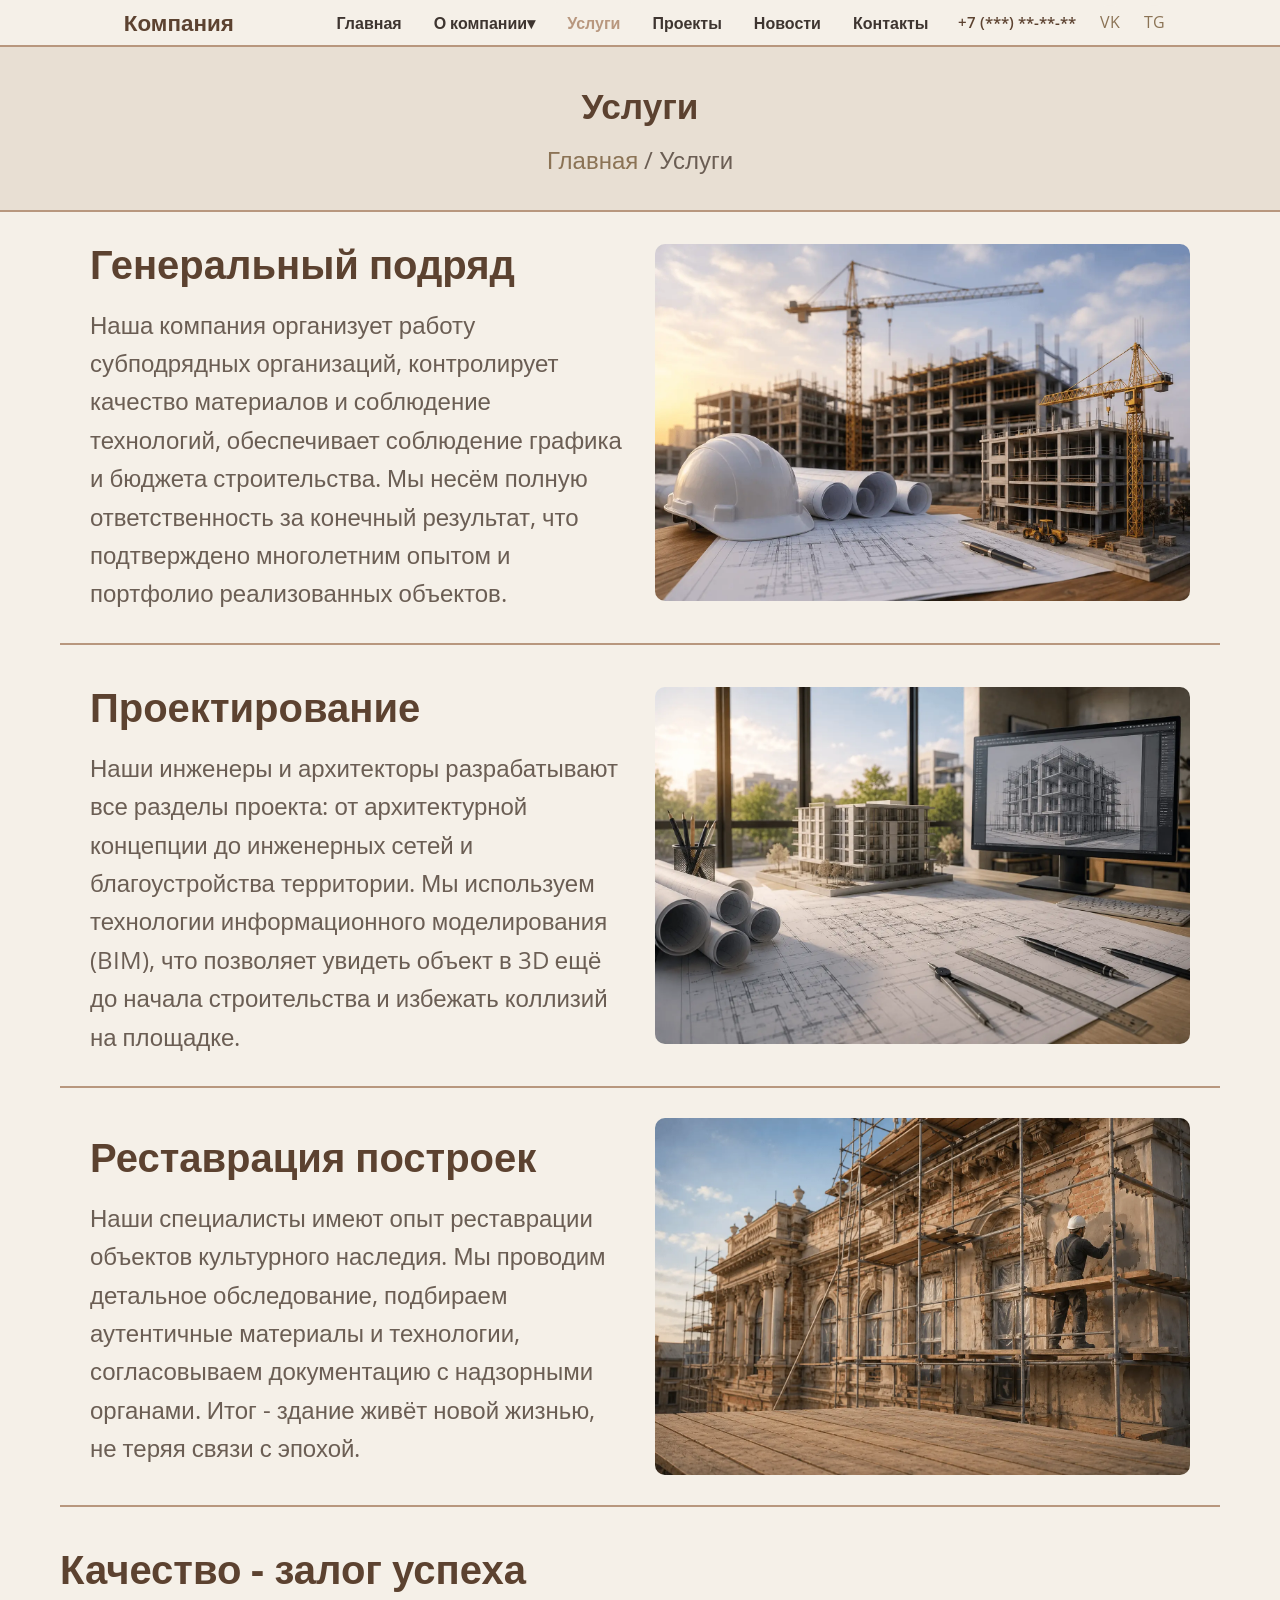
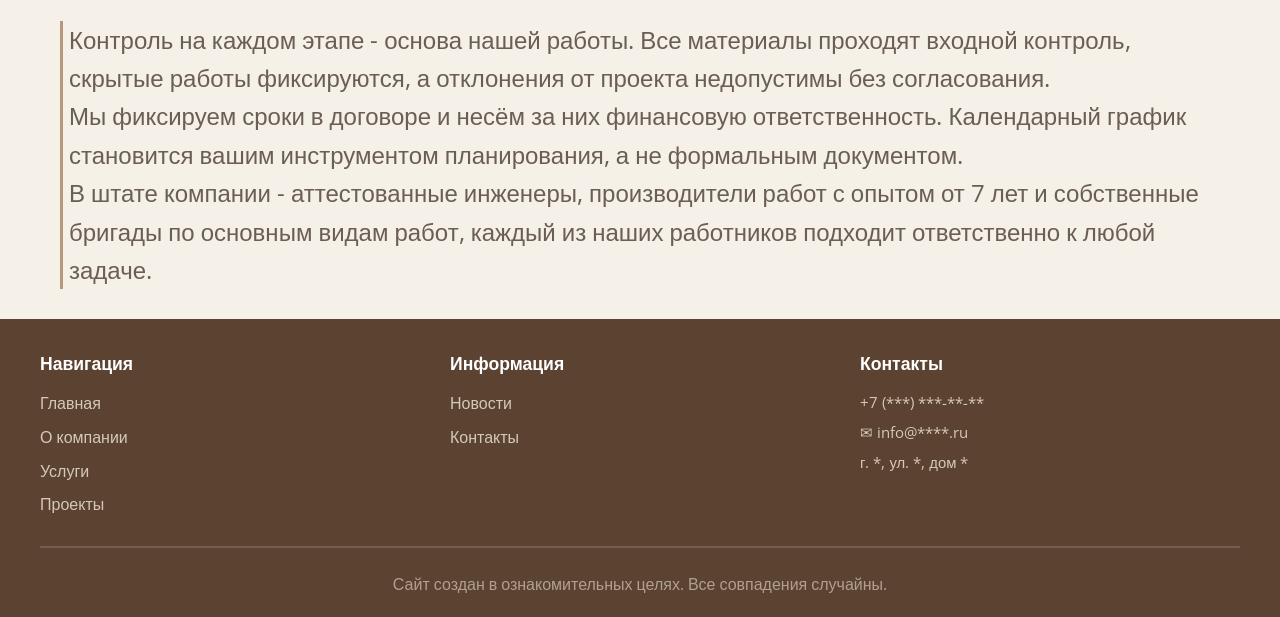
<file: services.html>
<!DOCTYPE html>
<html lang="ru">
<head>
    <meta charset="UTF-8">
    <meta name="viewport" content="width=device-width, initial-scale=1.0">
    <title>Услуги</title>
    <link rel="icon" href="img/favicon.ico" type="image/png">
    <link rel="stylesheet" href="css/variables.css">
    <link rel="stylesheet" href="css/global.css">
    <link rel="stylesheet" href="css/services.css">
</head>
<body>
    <header class="header">
        <div class="header__inner">
            <a href="index.html" class="header__logo" aria-label="На главную">
                Компания
            </a>
            <button class="header__burger" aria-label="Меню" aria-expanded="false">☰</button>
            <nav class="nav">
                <ul class="nav__list">
                    <li class="nav__item"><a href="index.html" class="nav__link">Главная</a></li>
                    <li class="nav__item">
                        <a href="about.html" class="nav__link">О компании <span class="nav__link__arrow">▾</span></a>
                        <ul class="nav__dropdown">
                            <li><a href="about.html#awards" class="nav__dropdown-link">Награды</a></li>
                            <li><a href="about.html#docs" class="nav__dropdown-link">Документация</a></li>
                        </ul>
                    </li>
                    <li class="nav__item"><a href="services.html" class="nav__link active">Услуги</a></li>
                    <li class="nav__item"><a href="portfolio.html" class="nav__link">Проекты</a></li>
                    <li class="nav__item"><a href="news.html" class="nav__link">Новости</a></li>
                    <li class="nav__item nav__item__cont"><a href="contacts.html" class="nav__link">Контакты</a></li>
                </ul>
            </nav>
            <div class="header__contact">
                <span class="header__phone"> +7 (***) **-**-** </span>
                <div class="header__socials">
                    <a href="#" class="header__social-link" aria-label="ВКонтакте">VK</a>
                    <a href="#" class="header__social-link" aria-label="Telegram">TG</a>
                </div>
            </div>
        </div>
    </header>

    <main class="main" id="main-content">
        <section class="page-header" aria-labelledby="page-title">
            <h1 id="page-title" class="page-header__title">Услуги</h1>
            <nav aria-label="Хлебные крошки" class="breadcrumbs">
                <a href="index.html">Главная</a> / Услуги
            </nav>
        </section>
        <section class="section">
            <div class="container">
                <div class="services">
                    <div class="service-section">
                        <div class="service-text">
                            <h2 class="service-section__title">Генеральный подряд</h2>
                            <p class="service-section__desc">
                            Наша компания организует работу субподрядных организаций, контролирует качество материалов и соблюдение 
                            технологий, обеспечивает соблюдение графика и бюджета строительства. Мы несём полную ответственность за 
                            конечный результат, что подтверждено многолетним опытом и портфолио реализованных объектов.
                            </p>
                        </div>
                        <div class="service-section__image">
                        <img src="img/services/gen.webp"
                            alt="Генеральный подряд"
                            loading="lazy"
                            width="768"
                            height="512">
                        </div>      
                    </div>
                    <div class="service-section">
                        <div class="service-text">
                            <h2 class="service-section__title">Проектирование</h2>
                            <p class="service-section__desc">
                                Наши инженеры и архитекторы разрабатывают все разделы проекта: от архитектурной концепции до инженерных 
                                сетей и благоустройства территории. Мы используем технологии информационного моделирования (BIM), что 
                                позволяет увидеть объект в 3D ещё до начала строительства и избежать коллизий на площадке.
                            </p>
                        </div>
                        <div class="service-section__image">
                        <img src="img/services/proj.webp"
                            alt="Проектирование"
                            loading="lazy"
                            width="768"
                            height="512">
                        </div>       
                    </div>
                    <div class="service-section">
                        <div class="service-text">
                            <h2 class="service-section__title">Реставрация построек</h2>
                            <p class="service-section__desc">
                                Наши специалисты имеют опыт реставрации объектов культурного наследия. Мы проводим детальное обследование, 
                                подбираем аутентичные материалы и технологии, согласовываем документацию с надзорными органами. Итог - 
                                здание живёт новой жизнью, не теряя связи с эпохой.
                            </p>
                        </div>  
                        <div class="service-section__image">
                        <img src="img/services/rest.webp"
                            alt="Реставрация"
                            loading="lazy"
                            width="768"
                            height="512">
                        </div>
                    </div>
                    <div class="service-undersection">
                        <h2 class="service-section__title">Качество - залог успеха</h2>
                        <div class="service-section__desc service-undersection__desc">
                            <p>Контроль на каждом этапе - основа нашей работы. Все материалы проходят входной контроль, 
                            скрытые работы фиксируются, а отклонения от проекта недопустимы без согласования.</p>
                            <p>Мы фиксируем сроки в договоре и несём за них финансовую ответственность. Календарный график 
                            становится вашим инструментом планирования, а не формальным документом.</p>
                            <p>В штате компании - аттестованные инженеры, производители работ с опытом от 7 лет и собственные 
                            бригады по основным видам работ, каждый из наших работников подходит ответственно к любой задаче.</p>                    
                        </div>
                    </div>
                </div>
            </div>
        </section>
    </main>

    <footer class="footer">
        <div class="footer__inner">
            <div>
                <h4 class="footer__title">Навигация</h4>
                <ul class="footer__nav-list">
                    <li><a href="index.html">Главная</a></li>
                    <li><a href="about.html">О компании</a></li>
                    <li><a href="services.html">Услуги</a></li>
                    <li><a href="portfolio.html">Проекты</a></li>
                </ul>
            </div>
            <div>
                <h4 class="footer__title">Информация</h4>
                <ul class="footer__nav-list">
                    <li><a href="news.html">Новости</a></li>
                    <li><a href="contacts.html">Контакты</a></li>
                </ul>
            </div>
            <div>
                <h4 class="footer__title">Контакты</h4>
                <p class="footer__contact-item"> +7 (***) ***-**-**</p>
                <p class="footer__contact-item">✉ info@****.ru</p>
                <p class="footer__contact-item"> г. *, ул. *, дом *</p>
            </div>
        </div>
        <div class="footer__bottom">
            Сайт создан в ознакомительных целях. Все совпадения случайны.
        </div>
    </footer>

    <script src="js/main.js"></script>
</body>
</html>
</file>
<file: css/variables.css>
:root {
    --color-beige: #f5f0e8;
    --color-beige-dark: #e8dfd3;
    --color-beige-darker: #d4c9b8;
    --color-brown: #8b7355;
    --color-brown-dark: #5c4230;
    --color-brown-light: #b8977e;
    --color-white: #ffffff;
    --color-text: #3e3530;
    --color-text-light: #6b5e54;
    --color-accent: #c49a6c;
    --color-success: #6b8e5a;
    --color-error: #c0392b;
    --color-link-default: #0096ff;
    --color-link-visited: #add8e6;
    --color-link-hover: #5d3fd3;
    --font-main: 'Open Sans', Arial, sans-serif;
    --max-width: 1200px;
    --min-header-height: 70px;
    --transition-speed: 0.25s;
}
</file>
<file: css/global.css>
@import '../css/fonts.css';

*,
*::before,
*::after {
    margin: 0;
    padding: 0;
    box-sizing: border-box;
}

html {
    font-family: 'Open Sans', sans-serif, Arial;
    scroll-behavior: smooth;
    font-size: 16px;
}

body {
    background-color: var(--color-beige);
    color: var(--color-text);
    line-height: 1.6;
    min-height: 100vh;
    display: flex;
    flex-direction: column;
}

a {
    color: var(--color-brown);
    text-decoration: none;
    transition: color var(--transition-speed) ease;
}

a:hover {
    color: var(--color-brown-dark);
}

a:focus-visible {
    outline: 2px solid var(--color-brown);
    outline-offset: 2px;
    border-radius: 2px;
    z-index: 1001;
}

img {
    max-width: 100%;
    height: auto;
    display: block;
    -moz-user-select: none;
    -ms-user-select: none;
    user-select: none;
    pointer-events: none;
}

ul {
    list-style: none;
}

.header {
    border-bottom: 2px solid var(--color-brown-light);
}

.header__inner {
    display: grid;
    grid-template-columns: 1fr auto 1fr;
    margin: 0 auto;
    max-width: var(--max-width);
    min-height: 45px;
    padding: 0 20px;
    align-items: center;
}

.header__logo {
    display: flex;
    align-items: center;
    padding-right: 24px;
    font-size: 1.4rem;
    font-weight: 700;
    color: var(--color-brown-dark);
    justify-self: center;
}

.header__logo:hover {
    color: var(--color-brown);
}

/* ========== NAVIGATION ========== */
.nav {
    height: 100%;
    display: flex;
    align-items: center;
    justify-self: center;
}

.nav__list {
    display: flex;
    align-items: center;
    margin-right: 15px;
    gap: 2px;
    height: 100%;
}

.nav__item {
    position: relative;
    height: 100%;
    display: flex;
    align-items: center;
}

.nav__link {
    display: flex;
    align-items: center;
    padding: 6px 15px;
    font-weight: 600;
    font-size: 1rem;
    color: var(--color-text);
    border-radius: 6px;
    line-height: 1;
    transition: background-color var(--transition-speed),
                color var(--transition-speed);
    white-space: nowrap;
    height: 42px;
}

.nav__link:hover {
    background-color: var(--color-beige-dark);
    color: var(--color-accent);
}

.nav__link.active {
    color: var(--color-brown-light);
    background-color: var(--color-beige);
}

/* Dropdown */
.nav__dropdown {
    position: absolute;
    top: 100%;
    left: 0;
    background-color: var(--color-white);
    border: 2px solid var(--color-beige-dark);
    border-radius: 8px;
    min-width: 200px;
    padding: 8px 0;
    opacity: 0;
    visibility: hidden;
    transform: translateY(8px);
    transition: opacity var(--transition-speed),
                visibility var(--transition-speed),
                transform var(--transition-speed);
    box-shadow: 0 4px 16px rgba(0, 0, 0, 0.08);
    z-index: 1001;
}

.nav__item:hover .nav__dropdown,
.nav__item:focus-within .nav__dropdown {
    opacity: 1;
    visibility: visible;
    transform: translateY(0);
}   

.nav__dropdown-link {
    display: block;
    padding: 10px 20px;
    font-size: 0.9rem;
    font-weight: 400;
    color: var(--color-text);
}

.nav__dropdown-link:hover {
    background-color: var(--color-beige);
    color: var(--color-brown-dark);
}

/* ========== HEADER CONTACT ========== */
.header__contact {
    display: flex;
    align-items: center;
    gap: 16px;
    flex-shrink: 0;
}

.header__phone {
    font-weight: 600;
    font-size: 0.95rem;
    color: var(--color-brown-dark);
    white-space: nowrap;
}

.header__socials {
    display: flex;
    gap: 8px;
}

.header__social-link {
    display: flex;
    align-items: center;
    justify-content: center;
    width: 36px;
    height: 36px;
    border-radius: 50%;
    background-color: var(--color-beige);
    font-size: 1rem;
    transition: background-color var(--transition-speed),
                transform var(--transition-speed);
}

.header__social-link:hover {
    background-color: var(--color-brown-light);
    color: var(--color-white);
    transform: scale(1.08);
}

/* Hamburger */
.header__burger {
    display: none;
    background: none;
    border: none;
    cursor: pointer;
    font-size: 1.6rem;
    color: var(--color-brown-dark);
    padding: 6px;
}

.page-header {
    margin-bottom: 20px;
    padding: 30px 20px;
    background-color: var(--color-beige-dark);
    text-align: center;
    border-bottom: 2px solid var(--color-brown-light);
}

.page-header__title {
    font-size: 2.2rem;
    font-weight: 700;
    color: var(--color-brown-dark);
}

.breadcrumbs {
    font-size: 1.5rem;
    color: var(--color-text-light);
    margin-top: 8px;
}

/* ========== MAIN CONTENT ========== */
.main {
    flex: 1;
}

.container {
    max-width: var(--max-width);
    margin: 0 auto;
    padding: 0 20px;
}

/* ========== FOOTER ========== */
.footer {
    background-color: var(--color-brown-dark);
    color: #d4c9b8;
    padding: 30px 20px 20px;
}

.footer__inner {
    max-width: var(--max-width);
    margin: 0 auto;
    display: grid;
    grid-template-columns: repeat(3, 1fr);
    gap: 30px;
}

.footer__title {
    font-weight: 700;
    color: var(--color-white);
    margin-bottom: 14px;
    font-size: 1.1rem;
}

.footer__nav-list li {
    margin-bottom: 8px;
}

.footer__nav-list a {
    color: #d4c9b8;
    font-size: 1rem;
}

.footer__nav-list a:hover {
    color: var(--color-white);
}

.footer__contact-item {
    font-size: 0.93rem;
    margin-bottom: 6px;
}

.footer__bottom {
    -webkit-user-select: none;
    -ms-user-select: none;
    user-select: none;
    max-width: var(--max-width);
    margin: 0 auto;
    padding-top: 24px;
    margin-top: 20px;
    border-top: 2px solid rgba(255, 255, 255, 0.15);
    text-align: center;
    font-size: 1rem;
    color: #b0a090;
}

/* ========== RESPONSIVE ========== */
@media (max-width: 1125px) {
    .header__contact {
        display: none;
    }
}

@media (max-width: 905px) {
    .nav__link {
        font-size: 0.9rem;
    }
}

@media (max-width: 768px) {
    .header {
        position: fixed;
        top: 0;
        left: 0;
        width: 100%;
        z-index: 1000;
        background-color: var(--color-white);
        border-bottom: none;
    }
    
    .header__burger {
        display: block;
    }

    .nav {
        position: fixed;
        top: var(--min-header-height);
        justify-content: center;
        left: 0;
        width: 100%;
        z-index: 1000;
        background-color: var(--color-white);
        max-height: 0;
        overflow: hidden;
        transition: max-height 0.35s ease;
        border-bottom: 2px solid var(--color-brown-light);
    }

    .nav.active {
        max-height: 50vh;
    }

    .nav__list {
        flex-direction: column;
        padding: 10px 20px;
    }

    .nav__dropdown {
       display: none;
    }

    .nav__link__arrow {
        display: none;
    }

    .nav__item__cont {
        display: block;
    }

    .header__inner {
        margin: 0;
        display: flex;
        justify-content: space-between;
        height: 100%;
        padding-left: 32px;
        padding-right: 32px;
    }

    .header__contact {
        display: none;
    }

    .page-header__title {
        margin-top: 30px;    
    }

    .footer__inner {
        grid-template-columns: 1fr;
        text-align: center;
    }

    .news-card {
        flex-direction: column;
    }

}
@media (max-height: 568px) {
    .nav__link {
        padding: 3px 9px;
        font-size: 0.85rem;
    }
}
@media (max-width: 375px) {    
    :root {
        --min-header-height: 60px;
    }

    .section__title {
        font-size: 1.5rem;
    }

    .form {
        padding: 20px;
    }
}

@media (prefers-reduced-motion: reduce) {
    *,
    *::before,
    *::after {
        animation: none !important;
        transition: none !important;
        scroll-behavior: auto !important;
    }
}
</file>
<file: css/main.css>
.hero {
    display: flex;
    flex-direction: column;
    background-color: var(--color-beige-dark);
    padding: 40px 20px;
    text-align: center;
    align-items: center;
    justify-content: center;
    border-bottom: 2px solid var(--color-brown-light);
}

.hero__title {
    font-size: 2.6rem;
    font-weight: 700;
    color: var(--color-brown-dark);
    margin-bottom: 16px;
    letter-spacing: -0.5px;
}

.hero__subtitle {
    font-size: 1.4rem;
    color: var(--color-text-light);
    max-width: 600px;
    margin-bottom: 32px;
}

.hero__btn {
    display: inline-block;
    background-color: var(--color-brown);
    color: var(--color-white);
    padding: 15px 30px;
    border-radius: 8px;
    font-weight: 600;
    transition: background-color var(--transition-speed),
                transform var(--transition-speed);
}

.hero__btn:hover {
    background-color: var(--color-brown-dark);
    color: var(--color-white);
    transform: translateY(-2px);
}

.section {
    padding: 10px;
}

.section__title {
    padding: 10px 0;
    font-size: 2.5rem;
    font-weight: 700;
    color: var(--color-brown-dark);
    text-align: center;
}

.section__subtitle {
    text-align: center;
    color: var(--color-text-light);
    margin-bottom: 40px;
    font-size: 1.5rem;
}

/* ========== PHOTO GRID (Главная) ========== */
.photo-grid {
    display: grid;
    grid-template-columns: repeat(3, 1fr);
    gap: 24px;
}

.photo-grid__item {
    border-radius: 10px;
    overflow: hidden;
    background-color: var(--color-beige-dark);
    aspect-ratio: 1 / 1;
    transition: transform var(--transition-speed),
                box-shadow var(--transition-speed);
}

.photo-grid__item img {
    width: 100%;
    height: 100%;
}

.photo-grid__item:hover {
    transform: scale(1.02);
    box-shadow: 0 10px 10px rgba(0, 0, 0, 0.15);
}

/* ========== FEATURE CARDS (Главная) ========== */
.features {
    display: grid;
    grid-template-columns: repeat(2, 1fr);
    padding: 20px 0;
    gap: 24px;
}

.feature-card {
    background-color: var(--color-white);
    border-radius: 12px;
    padding: 36px 28px;
    text-align: center;
    border: 2px solid var(--color-beige-dark);
    transition: transform var(--transition-speed),
                box-shadow var(--transition-speed);
}

.feature-card:hover {
    transform: translateY(-4px);
    box-shadow: 0 12px 28px rgba(0, 0, 0, 0.08);
}

.feature-card__title {
    font-size: 1.4rem;
    font-weight: 700;
    color: var(--color-brown-dark);
    margin-bottom: 8px;
}

.feature-card__text {
    font-size: 1.1rem;
    color: var(--color-text-light);
    margin-bottom: 16px;
}

.feature-card__link {
    font-weight: 600;
    font-size: 1rem;
}

@media (max-width: 1024px) {
    .photo-grid {
        grid-template-columns: repeat(2, 1fr);
    }

    .features {
        grid-template-columns: 1fr;
    }
}

@media (max-width: 768px) {
    .hero {
        padding: 50px 16px;
    }

    .hero__title {
        font-size: 2.5rem;
        padding: 45px 5px 20px;
    }
}

@media (max-width: 600px) {
    .photo-grid {
        grid-template-columns: 1fr;
    }
}

@media (max-width: 375px) {
    .feature-card {
        padding: 18px 14px;
    }

    .hero__title {
        font-size: 1.5rem;
        margin-bottom: 0;
    }

    .hero__subtitle {
        font-size: 1.2rem;
    }

    .section__title {
        font-size: 1.5rem
    }

    .section__subtitle {
        margin-bottom: 20px;
    }
}
</file>
<file: css/about.css>
.about-content {
    display: flex;
    flex-direction: column;
    justify-content: center;
    align-items: center;
    margin-bottom: 10px;
    padding: 20px 35px;
    gap: 30px;
    border-bottom: 2px solid var(--color-brown-light);
}

.about-content__text {
    display: flex;
    flex-direction: column;
    gap: 10px;
}

.about-content__text p {
    font-size: 1.5rem;
}

.about-content__image {
    position: relative;
    display: flex;
    align-items: center;
    justify-content: center;
    color: var(--color-brown-light);
    background-color: var(--color-beige-dark);
    border-radius: 12px;
    aspect-ratio: 3 / 2;
    font-size: 4rem;
    overflow: hidden;
    transition: transform var(--transition-speed);
}

.about-content__image img {
    width: 100%;
    height: 100%;
    object-fit: cover;
    transform: scale(1.02);
}

.about-content__image:hover {
    transform: translateY(-3px);
}

.awards-grid,
.docs-grid {
    display: grid;
    grid-template-columns: repeat(3, 1fr);
    padding: 10px 20px 35px;
    gap: 20px;
    border-bottom: 2px solid var(--color-brown-light)
}

.docs-grid:last-child {
    border: none;
}

.awards-grid {
    margin-bottom: 15px;
}

.award-card,
.doc-card {
    display: flex;
    flex-direction: column;
    align-items: center;
    justify-content: center;
    background-color: var(--color-white);
    border: 2px solid var(--color-beige-dark);
    border-radius: 10px;
    padding: 24px;
    text-align: center;
    transition: transform var(--transition-speed);
}

.award-card:hover,
.doc-card:hover {
    transform: translateY(-3px);
}

.award-card__title,
.doc-card__title {
    font-weight: 600;
    margin-bottom: 6px;
}

.award-card__desc,
.doc-card__desc {   
    font-size: 1rem;
    color: var(--color-text-light);
}

.doc-card-download:link {
    color: var(--color-link-default);
}

.doc-card-download:visited {
    color: var(--color-link-visited);
}

.doc-card-download:hover {
    color: var(--color-link-hover);
}

/* ========== SECTIONS ========== */

.section__title {
    font-size: 2.5rem;
    font-weight: 700;
    color: var(--color-brown-dark);
    text-align: center;
    margin-bottom: 8px;
}

.section__subtitle {
    margin: 0 10px 10px;
    text-align: center;
    color: var(--color-text-light);
    font-size: 1.25rem;
}

@media (max-width: 1024px) {
    .awards-grid,
    .docs-grid {
        grid-template-columns: repeat(2, 1fr);
    }
}

@media (max-width: 768px) {
    .awards-grid,
    .docs-grid {
        grid-template-columns: 1fr;
    }

    .about-content {
        padding: 10px;
    }
}

@media (max-width: 430px) {
    .about-content__text p {
        font-size: 1.1rem; 
    }
    .about-content {
        padding-top: 0;
    }    
}
</file>
<file: css/contacts.css>
.contacts {
    display: grid;
    grid-template-columns: 1fr 2fr;
    margin-bottom: 30px;
    padding-top: 10px;
    gap: 40px;
}

.contacts-info {
    display: flex;
    flex-direction: column;
    justify-content: center;
    padding: 0 20px 0;
}

.contacts-info__item {
    display: flex;
    gap: 15px;
    margin-bottom: 10px;
    padding-bottom: 10px;
    border-bottom: 2px solid var(--color-brown-light)
}

.contacts-info__item:first-child {
    padding-top: 10px;
    border-top: 2px solid var(--color-brown-light);
}

.contacts-info__item:last-child {
    margin: 0;
}

.contacts-info__label {
    font-weight: 700;
    color: var(--color-brown-dark);
    margin-bottom: 2px;
    font-size: 1.5rem;
}

.contacts-info__value {
    color: var(--color-text-light);
    font-size: 1.2rem;
}

/* ========== FORM ========== */
.form {
    background-color: var(--color-white);
    border: 1px solid var(--color-beige-dark);
    border-radius: 12px;
    padding: 32px;
}

.form__title {
    -moz-user-select: none;
    -ms-user-select: none;
    user-select: none;
    font-size: 1.3rem;
    font-weight: 700;
    color: var(--color-brown-dark);
    margin-bottom: 20px;
    pointer-events: none;
}

.form__group {
    margin-bottom: 18px;
}

.form__label {
    -moz-user-select: none;
    -ms-user-select: none;
    user-select: none;
    display: block;
    font-weight: 600;
    margin-bottom: 6px;
    font-size: 1.05rem;
    pointer-events: none;
}

.form__label--required::after {
    content: ' *';
    color: var(--color-error);
}

.form__input,
.form__textarea {
    width: 100%;
    padding: 12px 14px;
    border: 1px solid var(--color-beige-darker);
    border-radius: 8px;
    font-family: var(--font-main);
    font-size: 0.95rem;
    background-color: var(--color-beige);
    color: var(--color-text);
    transition: border-color var(--transition-speed),
                box-shadow var(--transition-speed);
}

.form__input:focus,
.form__textarea:focus {
    outline: none;
    border-color: var(--color-brown);
    box-shadow: 0 0 0 3px rgba(139, 115, 85, 0.15);
}

.form__input--error {
    border-color: var(--color-error);
}

.form__error-msg {
    font-size: 0.82rem;
    color: var(--color-error);
    margin-top: 4px;
    display: none;
}

.form__input--error + .form__error-msg {
    display: block;
}

.form__textarea {
    resize: vertical;
    min-height: 100px;
}

.form__textarea.form__input--error {
    border-color: var(--color-error);
}

.form__btn {
    background-color: var(--color-brown);
    color: var(--color-white);
    border: none;
    padding: 14px 28px;
    border-radius: 8px;
    font-family: var(--font-main);
    font-size: 1rem;
    font-weight: 600;
    cursor: pointer;
    transition: background-color var(--transition-speed),
                transform var(--transition-speed);
}

.form__btn:hover {
    background-color: var(--color-brown-dark);
    transform: translateY(-1px);
}

.form__btn:active {
    transform: scale(0.98);
}

.form__success {
    display: none;
    background-color: #eef5e8;
    border: 1px solid var(--color-success);
    color: #4a6b3a;
    padding: 16px;
    border-radius: 8px;
    margin-top: 16px;
    font-weight: 600;
    text-align: center;
}

.form__success--visible {
    display: block;
}

@media (max-width: 1024px) {
    .contacts {
        grid-template-columns: 1fr;
    }

    .contacts-info {
        align-items: center;
    }
}

@media (max-width: 430px) {
    .contacts-info {
        padding: 0 15px
    }

    .form {
        padding: 20px;
    }
}
</file>
<file: css/news.css>
.news-list {
    display: flex;
    flex-direction: column;
    gap: 30px;
    padding: 10px 10px 0;
    margin-bottom: 30px;
}

.news-card {
    position: relative;
    display: flex;
    padding: 24px;
    gap: 20px;
    background-color: var(--color-white);
    border: 1px solid var(--color-beige-dark);
    border-radius: 10px;
    transition: transform var(--transition-speed),
                box-shadow var(--transition-speed);
}

.news-card:hover {
    transform: translateY(-3px);
    box-shadow: 0 10px 20px rgba(0,0,0,.08);
}

.news-card__date {
    flex-shrink: 0;
    text-align: center;
    align-self: flex-start;
    background-color: var(--color-beige);
    border-radius: 8px;
    padding: 10px 16px;
    width: 140px;
    align-self: center;
}

.news-card__day {
    font-size: 1.6rem;
    font-weight: 700;
    color: var(--color-brown-dark);
    display: block;
    line-height: 1;
}

.news-card__month {
    font-size: 1.1rem;
    color: var(--color-text-light);
}

.news-card__title {
    font-weight: 700;
    font-size: 1.5rem;
    color: var(--color-brown-dark);
}

/* Текст при отсутствии новостей */
.news-empty {
    text-align: center;
    padding: 40px;
    font-size: 1.2rem;
    color: var(--color-text-light);
}

.news-card__bin {
    position: absolute;
    display: none;
    right: 15px;
    top: 15px;
    padding: 3px;
    font-size: 1.2rem;
    cursor: pointer;
}

.news-card__bin.visible {
    display: block;
}

.news-card__text {
    font-size: 1.15rem;
    line-height: 1.7;
    color: var(--color-text-light);
}

.news-card__content {
    display: flex;
    flex-direction: column;
    gap: 10px;
}

.news-card a:link {
    color: var(--color-link-default);
}

.news-card a:visited {
    color: var(--color-link-visited);
}

.news-card a:hover {
    color: var(--color-link-hover);
}

/* Авторизация администратора */
.admin-login-btn {
    position: fixed;
    right: 20px;
    bottom: 20px;
    z-index: 1500;
    padding: 10px 18px;
    border: none;
    border-radius: 8px;
    background-color: var(--color-brown-dark);
    color: var(--color-white);
    cursor: pointer;
    transition: background-color var(--transition-speed);
}

.admin-login-btn:hover {
    background-color: var(--color-brown);
}

.admin-login-btn.hidden {
    display: none;
}

.admin-modal {
    position: fixed;
    inset: 0;
    display: none;
    align-items: center;
    justify-content: center;
    background-color: rgba(0,0,0,.5);
    z-index: 2000;
}

.admin-modal__close {
    position: absolute;
    top: 15px;
    right: 15px;
}

.admin-modal.active {
    display: flex;
}

.admin-modal__content {
    width: 90%;
    max-width: 400px;
    background-color: var(--color-white);
    padding: 30px;
    border-radius: 12px;
    display: flex;
    flex-direction: column;
    gap: 16px;
}

.admin-modal__content input {
    padding: 12px;
    border: 1px solid var(--color-beige-dark);
    border-radius: 8px;
    font-size: 1rem;
}

.admin-modal__content button {
    padding: 12px;
    border: none;
    border-radius: 8px;
    background-color: var(--color-brown-dark);
    color: var(--color-white);
    cursor: pointer;
}

.admin-error {
    color: var(--color-error);
    font-size: .95rem;
}

.admin-panel {
    display: none;
    margin-bottom: 40px;
}

.admin-panel.active {
    display: block;
}

.admin-panel__title {
    margin-bottom: 20px;
    color: var(--color-brown-dark);
}

.news-form input,
.news-form textarea {
    font-family: inherit;
}

.news-form input::placeholder,
.news-form textarea::placeholder {
    font-family: inherit;
    color: var(--color-text-light);
}

.news-form {
    display: flex;
    flex-direction: column;
    gap: 16px;
    background-color: var(--color-white);
    padding: 24px;
    border-radius: 12px;
    border: 1px solid var(--color-beige-dark);
}

.news-form input,
.news-form textarea {
    padding: 12px;
    border: 1px solid var(--color-beige-dark);
    border-radius: 8px;
    font-size: 1rem;
}

.news-form textarea {
    min-height: 150px;
    resize: vertical;
}

.news-form button {
    align-self: flex-start;
    padding: 12px 20px;
    border: none;
    border-radius: 8px;
    background-color: var(--color-brown-dark);
    color: var(--color-white);
    cursor: pointer;
}

@media (max-width: 768px) {
    .news-card {
        flex-direction: column;
    }
    .news-card__content {
        padding: 0 10px 10px;
    }
}

@media (max-width: 432px) {
    .news-list {
        padding: 10px 0 0;
    }

    .news-card__title {
        font-size: 1.3rem;
    }

    .news-card__text {
        font-size: 1.1rem;
    }
}
</file>
<file: css/portfolio.css>
.portfolio {
    display: grid;
    grid-template-columns: repeat(2, 1fr);
    margin-bottom: 30px;
    padding: 10px 10px 0;
    gap: 30px;
}

.portfolio-card {
    display: grid;
    grid-template-rows: 1fr auto;
    padding: 0 15px 15px;
    background-color: var(--color-white);
    border: 1px solid var(--color-beige-dark);
    border-radius: 10px;
    overflow: hidden;
    transition: transform var(--transition-speed),
                box-shadow var(--transition-speed);
}

.portfolio-card:hover {
    transform: translateY(-4px);
    box-shadow: 0 12px 10px rgba(0, 0, 0, 0.08);
}

.portfolio-card__image {
    background-color: var(--color-beige-dark);
    border-radius: 10px;
    aspect-ratio: 3 / 2;
    overflow: hidden;
    transition: transform var(--transition-speed);
}

.portfolio-card__image img {
    width: 100%;
    height: 100%;
    object-fit: cover;
    object-position: center; 
}

.portfolio-card__info {
    display: grid;
    padding: 20px 10px;  
    gap: 10px;
}

.portfolio-card__title {
    font-weight: 700;
    font-size: 1.5rem;
}

.portfolio-card__desc {
    font-size: 1.05rem;
    color: var(--color-text-light);
}

@media (max-width: 768px) {
    .portfolio {
        grid-template-columns: 1fr;
    }
}

@media (max-width: 430px) {
    .portfolio {
        padding: 10px 0 0;
    }
}
</file>
<file: css/services.css>
.services {
    display: grid;
    justify-content: center;
    align-items: center;
}

.service-section {
    display: grid;
    grid-template-columns: 1fr 1fr;
    margin-bottom: 30px;
    padding: 0 30px 30px;
    gap: 30px;
    align-items: center;
    border-bottom: 2px solid var(--color-brown-light);
}

.service-section:last-of-type {
    border-bottom: none;
}

.service-section__title {
    font-size: 2.5rem;
    font-weight: 700;
    color: var(--color-brown-dark);
    margin-bottom: 10px;
}

.service-section__desc {
    font-size: 1.5rem;
    color: var(--color-text-light);
}

.service-section__image {
    border-radius: 10px;
    overflow: hidden;
    background-color: var(--color-beige-dark);
    aspect-ratio: 3/2;
    transition: transform var(--transition-speed),
                box-shadow var(--transition-speed);
}

.service-section__image img {
    width: 100%;
    height: 100%;
    display: block;
}

.service-section__image:hover {
    transform: scale(1.02);
    box-shadow: 0 12px 10px rgba(0, 0, 0, 0.08);
}

.service-undersection {
    display: flex;
    flex-direction: column;
    gap: 10px;
    margin-bottom: 30px;
}

.service-undersection__desc {
    padding-left: 6px;
    border-left: 3px solid var(--color-brown-light);
}

@media (max-width: 1024px) {
    .service-section {
        grid-template-columns: 1fr;
    }
}

@media (max-width: 768px) {
    .services {
        gap: 10px;
    }
    .service-section {
        padding: 0 20px 30px;    
    }
}

@media (max-width: 430px) {
    .service-section__title {
        font-size: 1.5rem;
    }

    .service-section__desc {
        font-size: 1.25rem;
    }

    .service-section {
        padding: 0 10px 30px;    
    }
}
</file>
